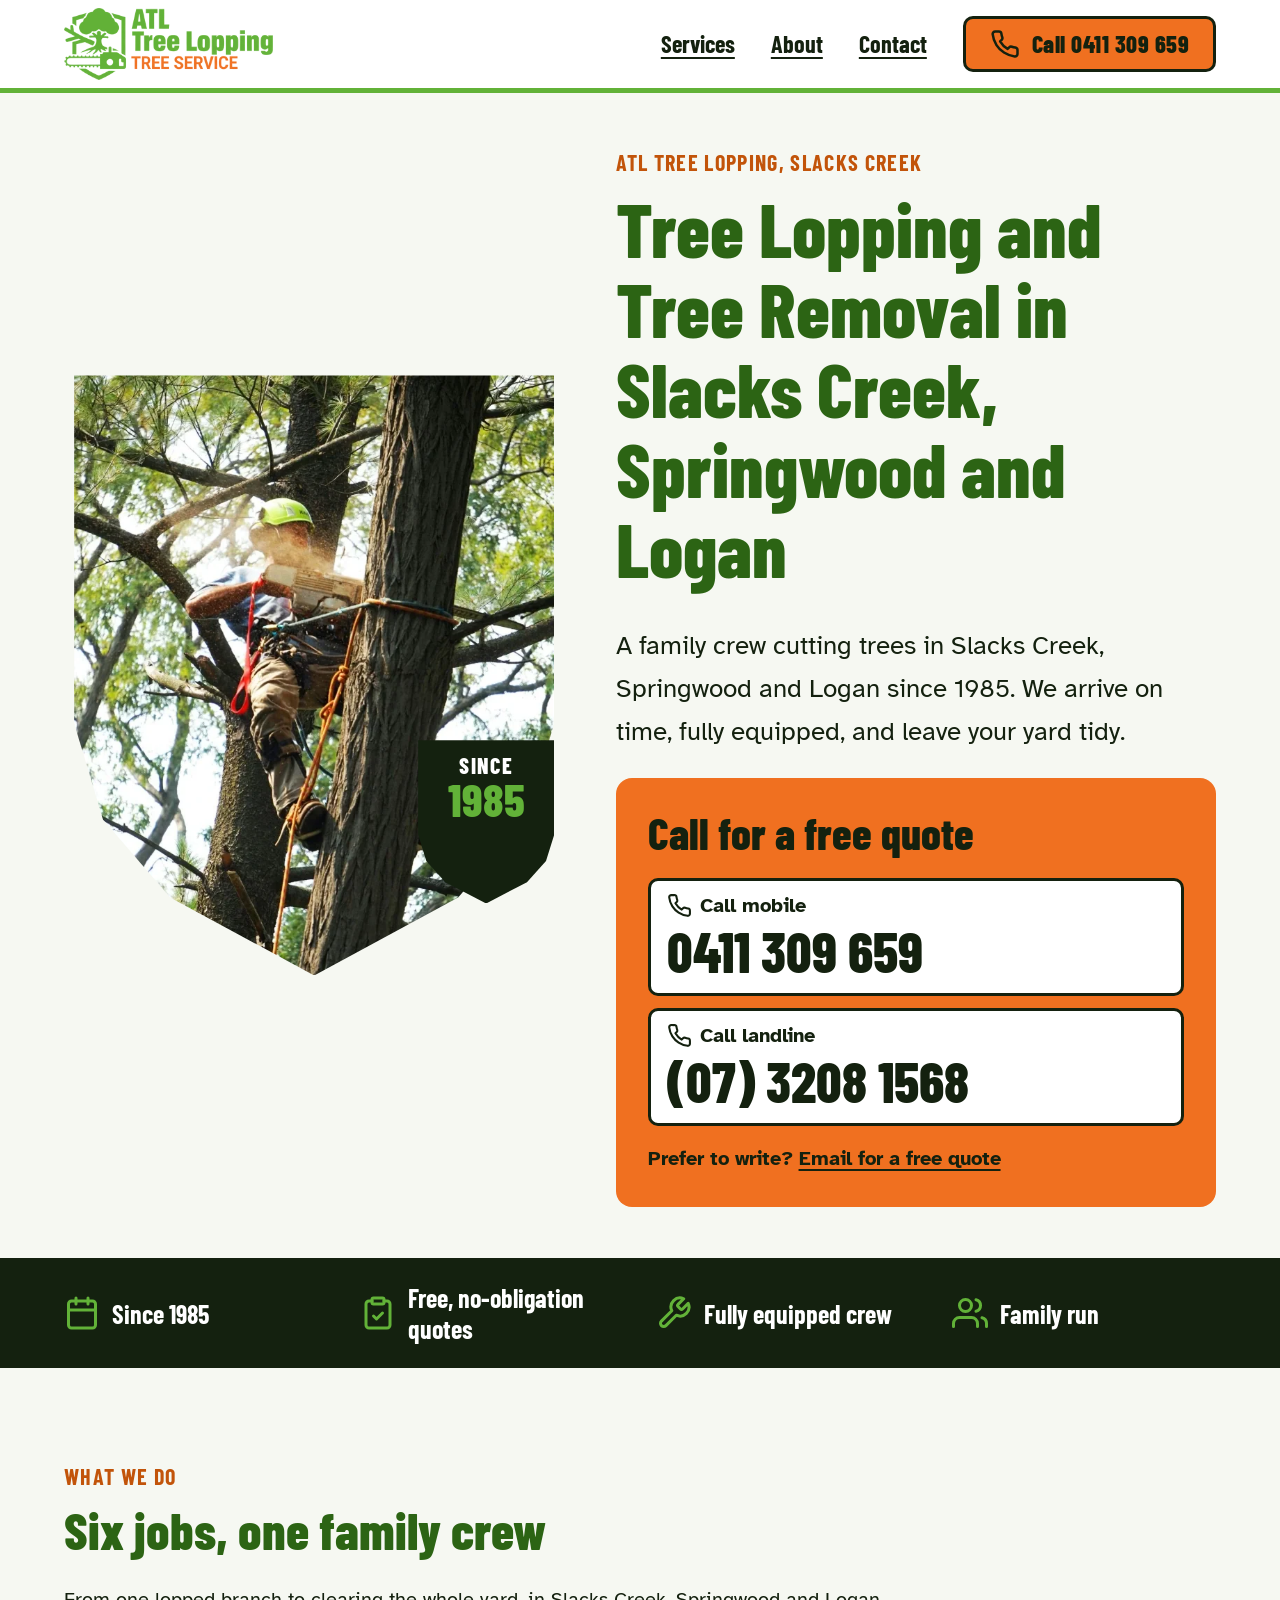
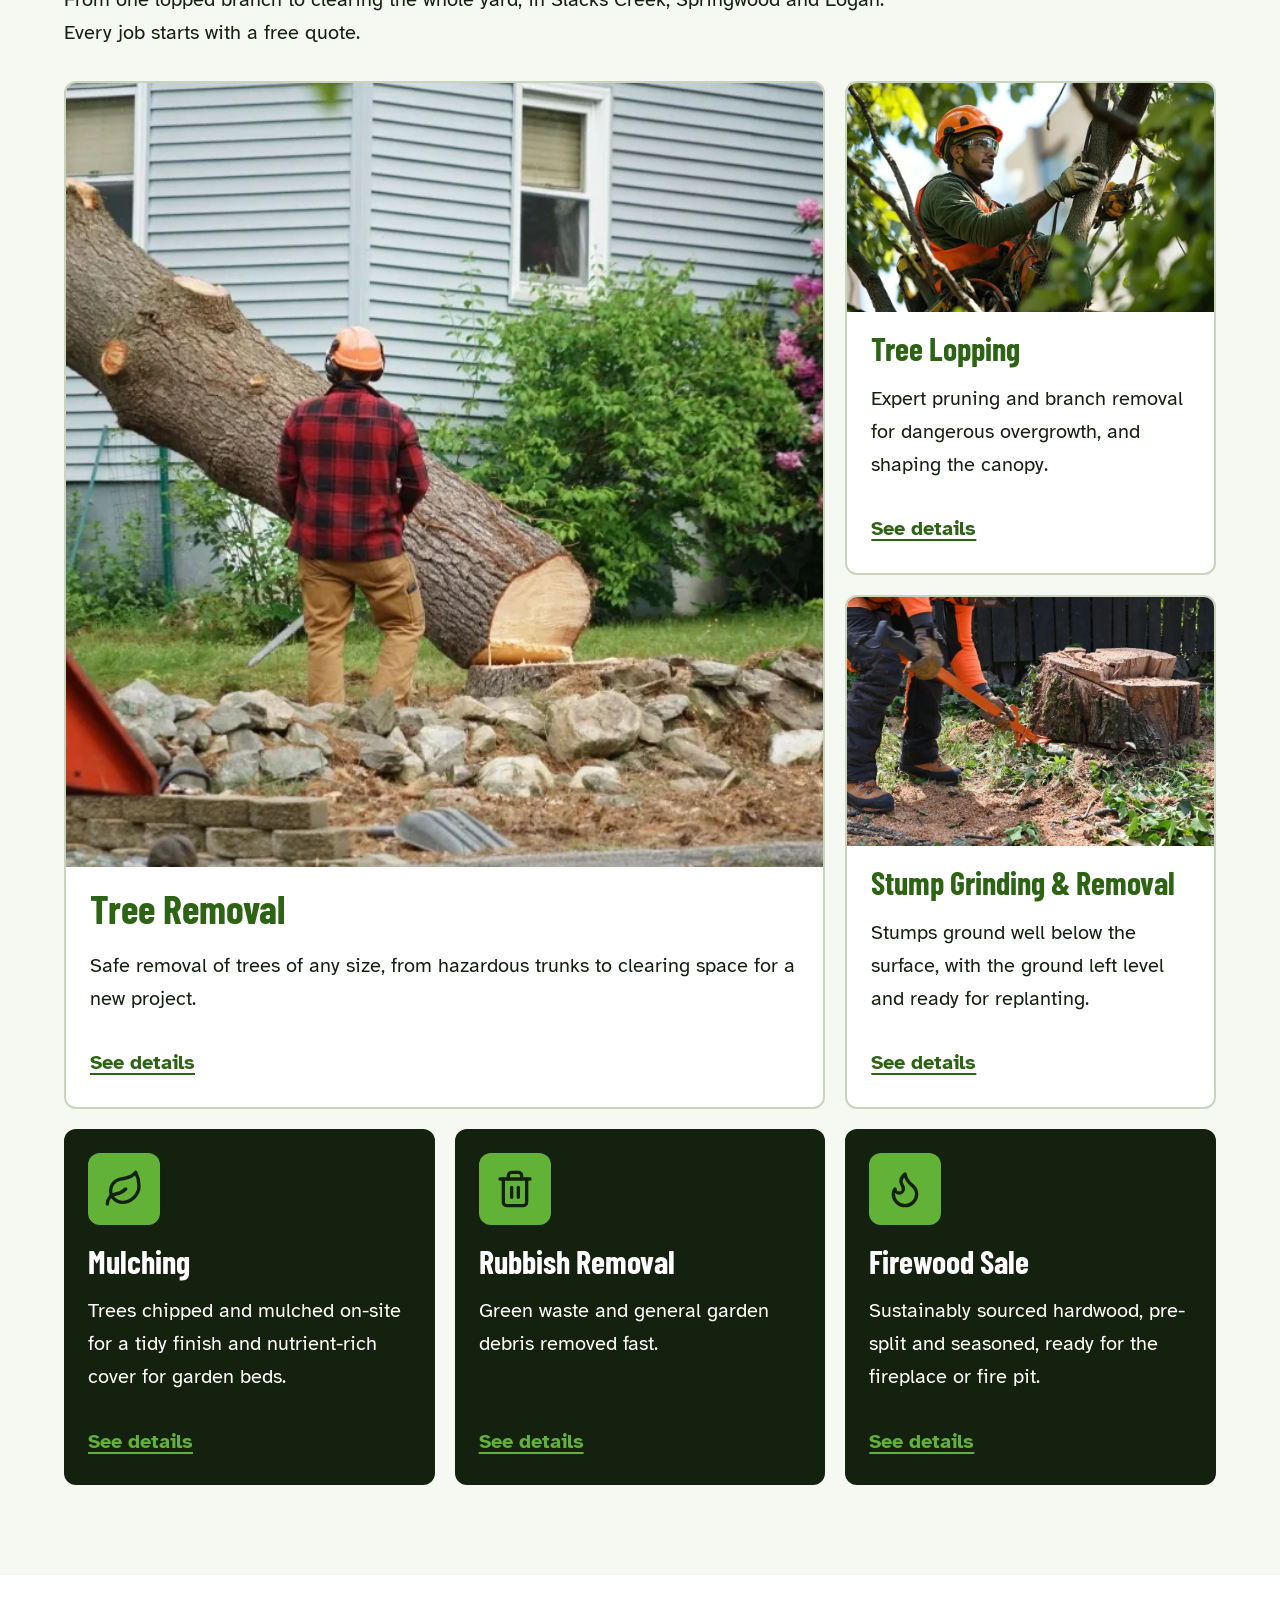
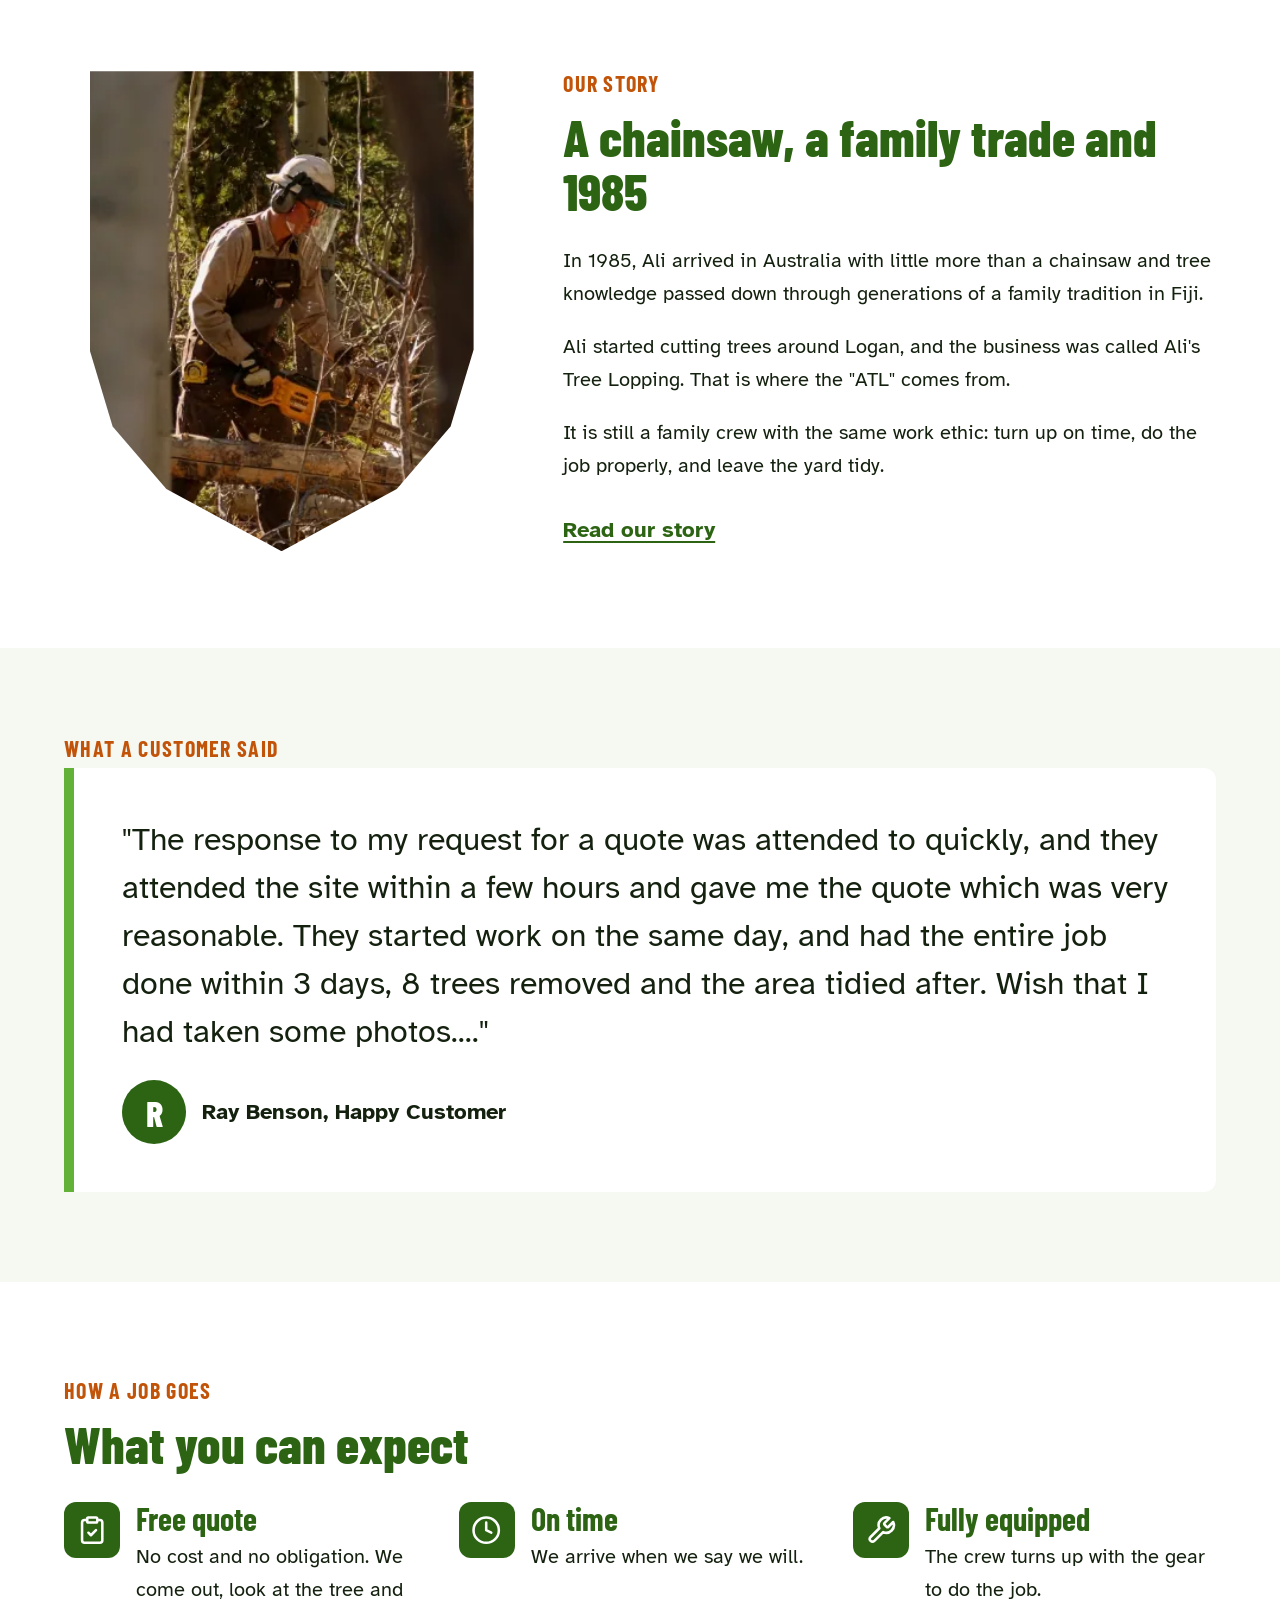
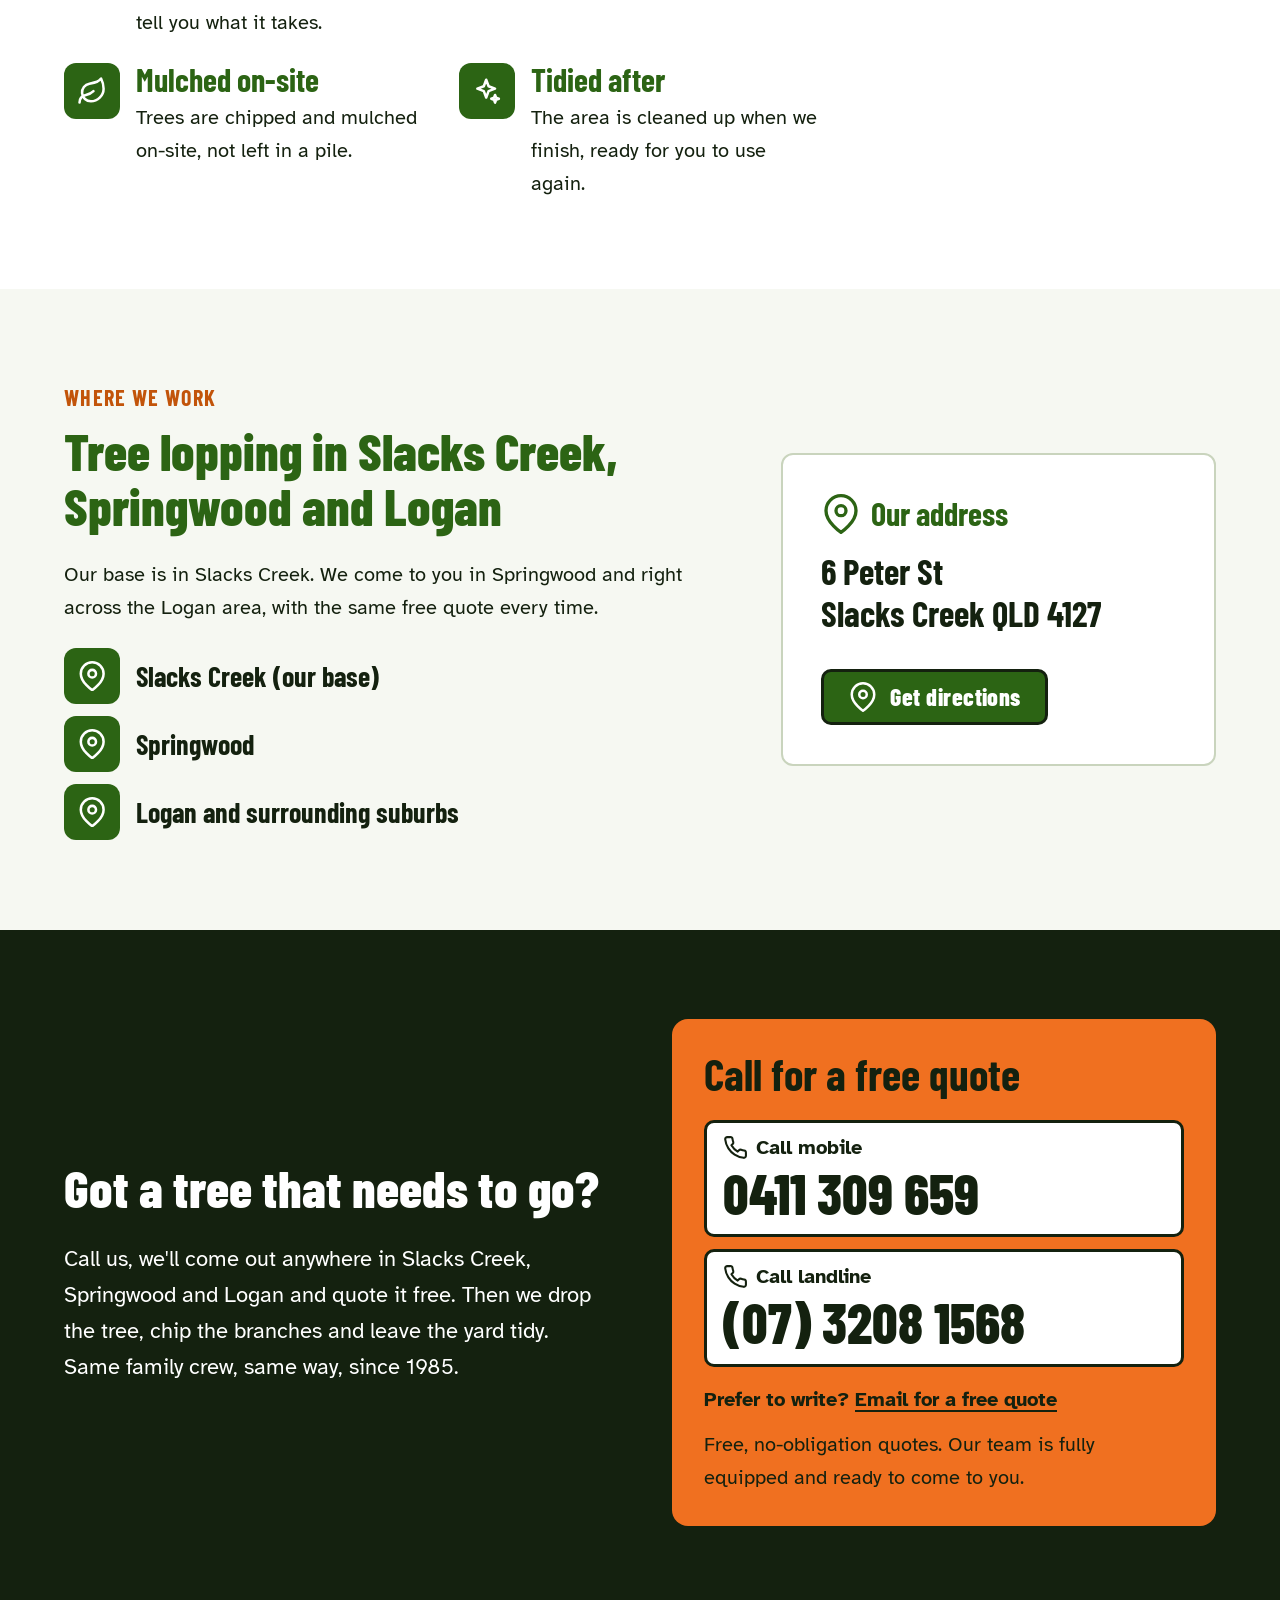
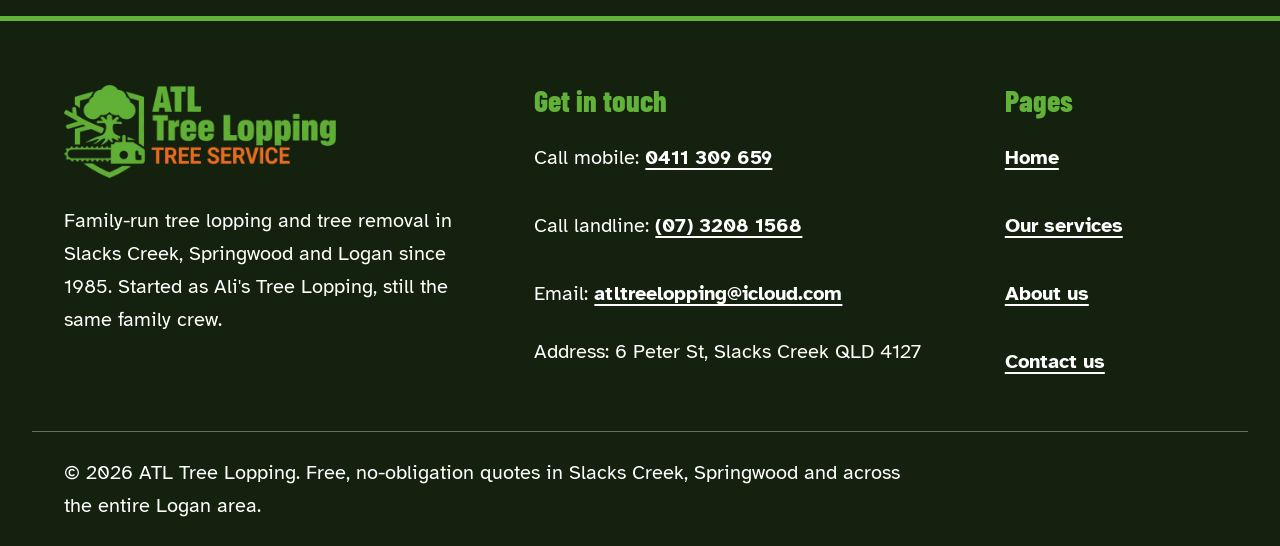
<file: index.html>
<!doctype html>
<html lang="en-AU">
<head>
  <meta charset="utf-8">
  <meta name="viewport" content="width=device-width, initial-scale=1">
  <title>Tree Lopping Slacks Creek, Springwood & Logan | ATL Tree Lopping</title>
  <meta name="description" content="Family-run tree lopping and tree removal in Slacks Creek, Springwood and Logan since 1985. Stumps, mulching and firewood. Call 0411 309 659 for a free quote.">
  <!-- BASE_URL: https://atl-treelopping.odoo.com (canonical, og:url, og:image, twitter:image, sitemap.xml, robots.txt and JSON-LD all use it. Swap in one pass if the domain changes.) -->
  <link rel="canonical" href="https://atl-treelopping.odoo.com/">
  <meta name="theme-color" content="#2c6414">
  <meta property="og:type" content="website">
  <meta property="og:site_name" content="ATL Tree Lopping">
  <meta property="og:locale" content="en_AU">
  <meta property="og:title" content="Tree Lopping Slacks Creek, Springwood & Logan | ATL Tree Lopping">
  <meta property="og:description" content="Family-run tree lopping and tree removal in Slacks Creek, Springwood and Logan since 1985. Stumps, mulching and firewood. Call 0411 309 659 for a free quote.">
  <meta property="og:url" content="https://atl-treelopping.odoo.com/">
  <meta property="og:image" content="https://atl-treelopping.odoo.com/images/og-atl-tree-lopping-logo.jpg">
  <meta property="og:image:width" content="1200">
  <meta property="og:image:height" content="630">
  <meta property="og:image:alt" content="ATL Tree Lopping, Tree Service logo">
  <meta name="twitter:card" content="summary_large_image">
  <meta name="twitter:title" content="Tree Lopping Slacks Creek, Springwood & Logan | ATL Tree Lopping">
  <meta name="twitter:description" content="Family-run tree lopping and tree removal in Slacks Creek, Springwood and Logan since 1985. Stumps, mulching and firewood. Call 0411 309 659 for a free quote.">
  <meta name="twitter:image" content="https://atl-treelopping.odoo.com/images/og-atl-tree-lopping-logo.jpg">
  <link rel="icon" type="image/png" sizes="32x32" href="/favicon-32.png">
  <link rel="icon" type="image/png" sizes="192x192" href="/favicon-192.png">
  <link rel="apple-touch-icon" sizes="180x180" href="/apple-touch-icon.png">
  <link rel="preconnect" href="https://fonts.googleapis.com">
  <link rel="preconnect" href="https://fonts.gstatic.com" crossorigin>
  <link rel="stylesheet" href="https://fonts.googleapis.com/css2?family=Atkinson+Hyperlegible:wght@400;700&amp;family=Barlow+Condensed:wght@700;800&amp;display=swap">
  <link rel="stylesheet" href="/styles.css">
  <script src="/main.js"></script>
  <script type="application/ld+json">
{
  "@context": "https://schema.org",
  "@type": "LocalBusiness",
  "@id": "https://atl-treelopping.odoo.com/#business",
  "name": "ATL Tree Lopping",
  "alternateName": "Ali's Tree Lopping",
  "description": "Family-run tree lopping, tree removal, stump grinding, mulching, rubbish removal and firewood in Slacks Creek, Springwood and Logan since 1985.",
  "url": "https://atl-treelopping.odoo.com/",
  "logo": "https://atl-treelopping.odoo.com/images/logo.png",
  "image": "https://atl-treelopping.odoo.com/images/tree-felled-beside-house-with-chipper.jpg",
  "telephone": "+61411309659",
  "email": "atltreelopping@icloud.com",
  "address": {
    "@type": "PostalAddress",
    "streetAddress": "6 Peter St",
    "addressLocality": "Slacks Creek",
    "addressRegion": "QLD",
    "postalCode": "4127",
    "addressCountry": "AU"
  },
  "areaServed": [
    {
      "@type": "City",
      "name": "Slacks Creek"
    },
    {
      "@type": "City",
      "name": "Springwood"
    },
    {
      "@type": "City",
      "name": "Logan"
    }
  ],
  "foundingDate": "1985",
  "founder": {
    "@type": "Person",
    "name": "Ali"
  },
  "hasOfferCatalog": {
    "@type": "OfferCatalog",
    "name": "Tree services",
    "itemListElement": [
      {
        "@type": "Offer",
        "itemOffered": {
          "@type": "Service",
          "name": "Tree Removal",
          "description": "Safe removal of trees of any size, from hazardous trunks to clearing space for a new project."
        }
      },
      {
        "@type": "Offer",
        "itemOffered": {
          "@type": "Service",
          "name": "Tree Lopping",
          "description": "Expert pruning and branch removal for dangerous overgrowth, and shaping the canopy."
        }
      },
      {
        "@type": "Offer",
        "itemOffered": {
          "@type": "Service",
          "name": "Stump Grinding & Removal",
          "description": "Stumps ground well below the surface, with the ground left level and ready for replanting."
        }
      },
      {
        "@type": "Offer",
        "itemOffered": {
          "@type": "Service",
          "name": "Mulching",
          "description": "Trees chipped and mulched on-site for a tidy finish and nutrient-rich cover for garden beds."
        }
      },
      {
        "@type": "Offer",
        "itemOffered": {
          "@type": "Service",
          "name": "Rubbish Removal",
          "description": "Green waste and general garden debris removed fast."
        }
      },
      {
        "@type": "Offer",
        "itemOffered": {
          "@type": "Service",
          "name": "Firewood Sale",
          "description": "Sustainably sourced hardwood, pre-split and seasoned, ready for the fireplace or fire pit."
        }
      }
    ]
  }
}
  </script>
</head>
<body>
  <a class="skip-link" href="#main">Skip to main content</a>
  <header class="site-header">
    <div class="container site-header__inner">
      <a class="site-header__logo" href="/">
        <picture>
          <source srcset="/images/logo-transparent.webp" type="image/webp">
          <img src="/images/logo-transparent.png" alt="ATL Tree Lopping, Tree Service. Home" width="640" height="220" loading="lazy">
        </picture>
      </a>
      <a class="btn btn--ember site-header__call" href="tel:+61411309659"><svg class="icon" viewBox="0 0 24 24" aria-hidden="true" focusable="false"><path d="M22 16.92v3a2 2 0 0 1-2.18 2 19.79 19.79 0 0 1-8.63-3.07 19.5 19.5 0 0 1-6-6 19.79 19.79 0 0 1-3.07-8.67A2 2 0 0 1 4.11 2h3a2 2 0 0 1 2 1.72 12.84 12.84 0 0 0 .7 2.81 2 2 0 0 1-.45 2.11L8.09 9.91a16 16 0 0 0 6 6l1.27-1.27a2 2 0 0 1 2.11-.45 12.84 12.84 0 0 0 2.81.7A2 2 0 0 1 22 16.92z"/></svg>Call 0411 309 659</a>
      <button class="nav-toggle" type="button" aria-expanded="false" aria-controls="site-nav"><svg class="icon" viewBox="0 0 24 24" aria-hidden="true" focusable="false"><line x1="3" y1="6" x2="21" y2="6"/><line x1="3" y1="12" x2="21" y2="12"/><line x1="3" y1="18" x2="21" y2="18"/></svg><span>Menu</span></button>
      <div class="site-nav" id="site-nav">
        <div class="site-nav__top">
          <span class="site-nav__heading">Menu</span>
          <button class="site-nav__close" type="button"><svg class="icon" viewBox="0 0 24 24" aria-hidden="true" focusable="false"><line x1="18" y1="6" x2="6" y2="18"/><line x1="6" y1="6" x2="18" y2="18"/></svg><span>Close</span></button>
        </div>
        <nav aria-label="Main">
          <ul class="site-nav__list">
          <li class="site-nav__home"><a href="/" aria-current="page">Home</a></li>
          <li><a href="/our-services">Services</a></li>
          <li><a href="/about-us">About</a></li>
          <li><a href="/contactus">Contact</a></li>
          </ul>
        </nav>
        <div class="text-size" role="group" aria-labelledby="text-size-label">
          <span class="text-size__label" id="text-size-label">Text size</span>
          <button type="button" data-text-size="normal" aria-label="Normal text" aria-pressed="true">A</button>
          <button type="button" data-text-size="large" aria-label="Large text" aria-pressed="false">A+</button>
          <button type="button" data-text-size="xlarge" aria-label="Extra large text" aria-pressed="false">A++</button>
        </div>
        <div class="site-nav__calls">
          <a class="btn btn--ember" href="tel:+61411309659"><svg class="icon" viewBox="0 0 24 24" aria-hidden="true" focusable="false"><path d="M22 16.92v3a2 2 0 0 1-2.18 2 19.79 19.79 0 0 1-8.63-3.07 19.5 19.5 0 0 1-6-6 19.79 19.79 0 0 1-3.07-8.67A2 2 0 0 1 4.11 2h3a2 2 0 0 1 2 1.72 12.84 12.84 0 0 0 .7 2.81 2 2 0 0 1-.45 2.11L8.09 9.91a16 16 0 0 0 6 6l1.27-1.27a2 2 0 0 1 2.11-.45 12.84 12.84 0 0 0 2.81.7A2 2 0 0 1 22 16.92z"/></svg>Call 0411 309 659</a>
          <a class="btn btn--white" href="tel:+61732081568"><svg class="icon" viewBox="0 0 24 24" aria-hidden="true" focusable="false"><path d="M22 16.92v3a2 2 0 0 1-2.18 2 19.79 19.79 0 0 1-8.63-3.07 19.5 19.5 0 0 1-6-6 19.79 19.79 0 0 1-3.07-8.67A2 2 0 0 1 4.11 2h3a2 2 0 0 1 2 1.72 12.84 12.84 0 0 0 .7 2.81 2 2 0 0 1-.45 2.11L8.09 9.91a16 16 0 0 0 6 6l1.27-1.27a2 2 0 0 1 2.11-.45 12.84 12.84 0 0 0 2.81.7A2 2 0 0 1 22 16.92z"/></svg>Call (07) 3208 1568</a>
        </div>
      </div>
    </div>
  </header>

  <main id="main" tabindex="-1">
    <section class="hero" aria-labelledby="hero-title">
      <div class="container hero__grid">
        <div class="hero__text">
          <p class="eyebrow">ATL Tree Lopping, Slacks Creek</p>
          <h1 id="hero-title">Tree Lopping and Tree Removal in Slacks Creek, Springwood and Logan</h1>
          <p class="hero__sub">A family crew cutting trees in Slacks Creek, Springwood and Logan since 1985. We arrive on time, fully equipped, and leave your yard tidy.</p>
        </div>
        <div class="hero__media">
          <div class="shield-frame shield-frame--hero">
            <picture>
          <source srcset="/images/arborist-climbing-tree-with-chainsaw.webp" type="image/webp">
          <img src="/images/arborist-climbing-tree-with-chainsaw.jpg" alt="Arborist in a safety helmet roped into a tall tree, cutting a branch with a chainsaw" width="690" height="1138" loading="eager" fetchpriority="high">
        </picture>
          </div>
          <p class="since-badge"><span class="since-badge__small">Since</span> <span class="since-badge__year">1985</span></p>
        </div>
        <div class="hero__call">
          <div class="call-block" role="region" aria-labelledby="hero-call-title">
      <h2 class="call-block__title" id="hero-call-title">Call for a free quote</h2>
      <a class="call-link" href="tel:+61411309659"><span class="call-link__label"><svg class="icon" viewBox="0 0 24 24" aria-hidden="true" focusable="false"><path d="M22 16.92v3a2 2 0 0 1-2.18 2 19.79 19.79 0 0 1-8.63-3.07 19.5 19.5 0 0 1-6-6 19.79 19.79 0 0 1-3.07-8.67A2 2 0 0 1 4.11 2h3a2 2 0 0 1 2 1.72 12.84 12.84 0 0 0 .7 2.81 2 2 0 0 1-.45 2.11L8.09 9.91a16 16 0 0 0 6 6l1.27-1.27a2 2 0 0 1 2.11-.45 12.84 12.84 0 0 0 2.81.7A2 2 0 0 1 22 16.92z"/></svg>Call mobile</span> <span class="call-link__number">0411 309 659</span></a>
      <a class="call-link" href="tel:+61732081568"><span class="call-link__label"><svg class="icon" viewBox="0 0 24 24" aria-hidden="true" focusable="false"><path d="M22 16.92v3a2 2 0 0 1-2.18 2 19.79 19.79 0 0 1-8.63-3.07 19.5 19.5 0 0 1-6-6 19.79 19.79 0 0 1-3.07-8.67A2 2 0 0 1 4.11 2h3a2 2 0 0 1 2 1.72 12.84 12.84 0 0 0 .7 2.81 2 2 0 0 1-.45 2.11L8.09 9.91a16 16 0 0 0 6 6l1.27-1.27a2 2 0 0 1 2.11-.45 12.84 12.84 0 0 0 2.81.7A2 2 0 0 1 22 16.92z"/></svg>Call landline</span> <span class="call-link__number">(07) 3208 1568</span></a>
      <p class="call-block__email">Prefer to write? <a href="mailto:atltreelopping@icloud.com?subject=Free%20quote%20request">Email for a free quote</a></p>
    </div>
        </div>
      </div>
    </section>

    <section class="trust" aria-label="Why locals call ATL">
      <ul class="container trust__list">
        <li><svg class="icon" viewBox="0 0 24 24" aria-hidden="true" focusable="false"><rect x="3" y="4" width="18" height="18" rx="2"/><line x1="16" y1="2" x2="16" y2="6"/><line x1="8" y1="2" x2="8" y2="6"/><line x1="3" y1="10" x2="21" y2="10"/></svg>Since 1985</li>
        <li><svg class="icon" viewBox="0 0 24 24" aria-hidden="true" focusable="false"><path d="M16 4h2a2 2 0 0 1 2 2v14a2 2 0 0 1-2 2H6a2 2 0 0 1-2-2V6a2 2 0 0 1 2-2h2"/><rect x="8" y="2" width="8" height="4" rx="1"/><polyline points="9 14 11 16 15 12"/></svg>Free, no-obligation quotes</li>
        <li><svg class="icon" viewBox="0 0 24 24" aria-hidden="true" focusable="false"><path d="M14.7 6.3a1 1 0 0 0 0 1.4l1.6 1.6a1 1 0 0 0 1.4 0l3.77-3.77a6 6 0 0 1-7.94 7.94l-6.91 6.91a2.12 2.12 0 0 1-3-3l6.91-6.91a6 6 0 0 1 7.94-7.94l-3.76 3.76z"/></svg>Fully equipped crew</li>
        <li><svg class="icon" viewBox="0 0 24 24" aria-hidden="true" focusable="false"><path d="M17 21v-2a4 4 0 0 0-4-4H5a4 4 0 0 0-4 4v2"/><circle cx="9" cy="7" r="4"/><path d="M23 21v-2a4 4 0 0 0-3-3.87"/><path d="M16 3.13a4 4 0 0 1 0 7.75"/></svg>Family run</li>
      </ul>
    </section>

    <section class="section services-home reveal" aria-labelledby="services-title">
      <div class="container">
        <div class="section-head">
          <p class="eyebrow">What we do</p>
          <h2 id="services-title">Six jobs, one family crew</h2>
          <p>From one lopped branch to clearing the whole yard, in Slacks Creek, Springwood and Logan. Every job starts with a free quote.</p>
        </div>
        <ul class="service-grid">
      <li class="service-card service-card--photo service-card--feature">
        <picture class="service-card__media">
          <source srcset="/images/tree-felled-beside-house-with-chipper.webp" type="image/webp">
          <img src="/images/tree-felled-beside-house-with-chipper.jpg" alt="Large tree trunk felled beside a house, with a worker in an orange helmet and a wood chipper nearby" width="962" height="641" loading="lazy" decoding="async">
        </picture>
        <div class="service-card__body">
          <h3>Tree Removal</h3>
          <p>Safe removal of trees of any size, from hazardous trunks to clearing space for a new project.</p>
          <a class="service-card__link" href="/our-services#tree-removal">See details<span class="visually-hidden"> about Tree Removal</span></a>
        </div>
      </li>
      <li class="service-card service-card--photo">
        <picture class="service-card__media">
          <source srcset="/images/arborist-pruning-branches-up-tree.webp" type="image/webp">
          <img src="/images/arborist-pruning-branches-up-tree.jpg" alt="Arborist in an orange helmet and safety glasses harnessed up a tree, pruning branches" width="962" height="539" loading="lazy" decoding="async">
        </picture>
        <div class="service-card__body">
          <h3>Tree Lopping</h3>
          <p>Expert pruning and branch removal for dangerous overgrowth, and shaping the canopy.</p>
          <a class="service-card__link" href="/our-services#tree-lopping">See details<span class="visually-hidden"> about Tree Lopping</span></a>
        </div>
      </li>
      <li class="service-card service-card--photo">
        <picture class="service-card__media">
          <source srcset="/images/tree-stump-removal-in-backyard.webp" type="image/webp">
          <img src="/images/tree-stump-removal-in-backyard.jpg" alt="Worker in orange safety gear levering out a large tree stump in a backyard" width="962" height="655" loading="lazy" decoding="async">
        </picture>
        <div class="service-card__body">
          <h3>Stump Grinding & Removal</h3>
          <p>Stumps ground well below the surface, with the ground left level and ready for replanting.</p>
          <a class="service-card__link" href="/our-services#stump-grinding">See details<span class="visually-hidden"> about Stump Grinding & Removal</span></a>
        </div>
      </li>
      <li class="service-card service-card--type">
        <div class="service-card__type"><span class="icon-tile icon-tile--leaf"><svg class="icon" viewBox="0 0 24 24" aria-hidden="true" focusable="false"><path d="M11 20A7 7 0 0 1 9.8 6.1C15.5 5 17 4.48 19 2c1 2 2 4.18 2 8 0 5.5-4.78 10-10 10Z"/><path d="M2 21c0-3 1.85-5.36 5.08-6C9.5 14.52 12 13 13 12"/></svg></span></div>
        <div class="service-card__body">
          <h3>Mulching</h3>
          <p>Trees chipped and mulched on-site for a tidy finish and nutrient-rich cover for garden beds.</p>
          <a class="service-card__link" href="/our-services#mulching">See details<span class="visually-hidden"> about Mulching</span></a>
        </div>
      </li>
      <li class="service-card service-card--type">
        <div class="service-card__type"><span class="icon-tile icon-tile--leaf"><svg class="icon" viewBox="0 0 24 24" aria-hidden="true" focusable="false"><polyline points="3 6 5 6 21 6"/><path d="M19 6v14a2 2 0 0 1-2 2H7a2 2 0 0 1-2-2V6m3 0V4a2 2 0 0 1 2-2h4a2 2 0 0 1 2 2v2"/><line x1="10" y1="11" x2="10" y2="17"/><line x1="14" y1="11" x2="14" y2="17"/></svg></span></div>
        <div class="service-card__body">
          <h3>Rubbish Removal</h3>
          <p>Green waste and general garden debris removed fast.</p>
          <a class="service-card__link" href="/our-services#rubbish-removal">See details<span class="visually-hidden"> about Rubbish Removal</span></a>
        </div>
      </li>
      <li class="service-card service-card--type">
        <div class="service-card__type"><span class="icon-tile icon-tile--leaf"><svg class="icon" viewBox="0 0 24 24" aria-hidden="true" focusable="false"><path d="M8.5 14.5A2.5 2.5 0 0 0 11 12c0-1.38-.5-2-1-3-1.072-2.143-.224-4.054 2-6 .5 2.5 2 4.9 4 6.5 2 1.6 3 3.5 3 5.5a7 7 0 1 1-14 0c0-1.153.433-2.294 1-3a2.5 2.5 0 0 0 2.5 2.5z"/></svg></span></div>
        <div class="service-card__body">
          <h3>Firewood Sale</h3>
          <p>Sustainably sourced hardwood, pre-split and seasoned, ready for the fireplace or fire pit.</p>
          <a class="service-card__link" href="/our-services#firewood">See details<span class="visually-hidden"> about Firewood Sale</span></a>
        </div>
      </li>
        </ul>
      </div>
    </section>

    <section class="section story reveal" aria-labelledby="story-title">
      <div class="container story__grid">
        <div class="shield-frame shield-frame--story">
          <picture>
          <source srcset="/images/tree-worker-with-chainsaw-in-bush.webp" type="image/webp">
          <img src="/images/tree-worker-with-chainsaw-in-bush.jpg" alt="Tree worker in a helmet and face shield cutting fallen timber with a chainsaw in the bush" width="720" height="404" loading="lazy" decoding="async">
        </picture>
        </div>
        <div class="story__text">
          <p class="eyebrow">Our story</p>
          <h2 id="story-title">A chainsaw, a family trade and 1985</h2>
          <p>In 1985, Ali arrived in Australia with little more than a chainsaw and tree knowledge passed down through generations of a family tradition in Fiji.</p>
          <p>Ali started cutting trees around Logan, and the business was called Ali's Tree Lopping. That is where the "ATL" comes from.</p>
          <p>It is still a family crew with the same work ethic: turn up on time, do the job properly, and leave the yard tidy.</p>
          <p><a class="text-link" href="/about-us">Read our story</a></p>
        </div>
      </div>
    </section>

    <section class="section testimonial reveal" aria-labelledby="testimonial-title">
      <div class="container">
        <h2 class="eyebrow" id="testimonial-title">What a customer said</h2>
        <figure class="testimonial__figure">
          <blockquote class="testimonial__quote">
            <p>"The response to my request for a quote was attended to quickly, and they attended the site within a few hours and gave me the quote which was very reasonable. They started work on the same day, and had the entire job done within 3 days, 8 trees removed and the area tidied after. Wish that I had taken some photos...."</p>
          </blockquote>
          <figcaption class="testimonial__by">
            <span class="testimonial__initial" aria-hidden="true">R</span>
            <span>Ray Benson, Happy Customer</span>
          </figcaption>
        </figure>
      </div>
    </section>

    <section class="section expect reveal" aria-labelledby="expect-title">
      <div class="container">
        <div class="section-head">
          <p class="eyebrow">How a job goes</p>
          <h2 id="expect-title">What you can expect</h2>
        </div>
        <ul class="expect__list">
          <li><span class="icon-tile"><svg class="icon" viewBox="0 0 24 24" aria-hidden="true" focusable="false"><path d="M16 4h2a2 2 0 0 1 2 2v14a2 2 0 0 1-2 2H6a2 2 0 0 1-2-2V6a2 2 0 0 1 2-2h2"/><rect x="8" y="2" width="8" height="4" rx="1"/><polyline points="9 14 11 16 15 12"/></svg></span><div><h3>Free quote</h3><p>No cost and no obligation. We come out, look at the tree and tell you what it takes.</p></div></li>
          <li><span class="icon-tile"><svg class="icon" viewBox="0 0 24 24" aria-hidden="true" focusable="false"><circle cx="12" cy="12" r="10"/><polyline points="12 6 12 12 16 14"/></svg></span><div><h3>On time</h3><p>We arrive when we say we will.</p></div></li>
          <li><span class="icon-tile"><svg class="icon" viewBox="0 0 24 24" aria-hidden="true" focusable="false"><path d="M14.7 6.3a1 1 0 0 0 0 1.4l1.6 1.6a1 1 0 0 0 1.4 0l3.77-3.77a6 6 0 0 1-7.94 7.94l-6.91 6.91a2.12 2.12 0 0 1-3-3l6.91-6.91a6 6 0 0 1 7.94-7.94l-3.76 3.76z"/></svg></span><div><h3>Fully equipped</h3><p>The crew turns up with the gear to do the job.</p></div></li>
          <li><span class="icon-tile"><svg class="icon" viewBox="0 0 24 24" aria-hidden="true" focusable="false"><path d="M11 20A7 7 0 0 1 9.8 6.1C15.5 5 17 4.48 19 2c1 2 2 4.18 2 8 0 5.5-4.78 10-10 10Z"/><path d="M2 21c0-3 1.85-5.36 5.08-6C9.5 14.52 12 13 13 12"/></svg></span><div><h3>Mulched on-site</h3><p>Trees are chipped and mulched on-site, not left in a pile.</p></div></li>
          <li><span class="icon-tile"><svg class="icon" viewBox="0 0 24 24" aria-hidden="true" focusable="false"><path d="M12 3l1.9 5.1L19 10l-5.1 1.9L12 17l-1.9-5.1L5 10l5.1-1.9z"/><path d="M19 15l.8 2.2L22 18l-2.2.8L19 21l-.8-2.2L16 18l2.2-.8z"/></svg></span><div><h3>Tidied after</h3><p>The area is cleaned up when we finish, ready for you to use again.</p></div></li>
        </ul>
      </div>
    </section>

    <section class="section where reveal" aria-labelledby="where-title">
      <div class="container where__grid">
        <div>
          <p class="eyebrow">Where we work</p>
          <h2 id="where-title">Tree lopping in Slacks Creek, Springwood and Logan</h2>
          <p>Our base is in Slacks Creek. We come to you in Springwood and right across the Logan area, with the same free quote every time.</p>
          <ul class="area-list">
            <li><span class="icon-tile"><svg class="icon" viewBox="0 0 24 24" aria-hidden="true" focusable="false"><path d="M21 10c0 7-9 13-9 13s-9-6-9-13a9 9 0 0 1 18 0z"/><circle cx="12" cy="10" r="3"/></svg></span>Slacks Creek (our base)</li>
            <li><span class="icon-tile"><svg class="icon" viewBox="0 0 24 24" aria-hidden="true" focusable="false"><path d="M21 10c0 7-9 13-9 13s-9-6-9-13a9 9 0 0 1 18 0z"/><circle cx="12" cy="10" r="3"/></svg></span>Springwood</li>
            <li><span class="icon-tile"><svg class="icon" viewBox="0 0 24 24" aria-hidden="true" focusable="false"><path d="M21 10c0 7-9 13-9 13s-9-6-9-13a9 9 0 0 1 18 0z"/><circle cx="12" cy="10" r="3"/></svg></span>Logan and surrounding suburbs</li>
          </ul>
        </div>
        <div class="where__card">
          <h3><svg class="icon" viewBox="0 0 24 24" aria-hidden="true" focusable="false"><path d="M21 10c0 7-9 13-9 13s-9-6-9-13a9 9 0 0 1 18 0z"/><circle cx="12" cy="10" r="3"/></svg>Our address</h3>
          <p class="where__address">6 Peter St<br>Slacks Creek QLD 4127</p>
          <a class="btn btn--canopy" href="https://www.google.com/maps/dir/?api=1&destination=6+Peter+St,+Slacks+Creek+QLD+4127,+Australia"><svg class="icon" viewBox="0 0 24 24" aria-hidden="true" focusable="false"><path d="M21 10c0 7-9 13-9 13s-9-6-9-13a9 9 0 0 1 18 0z"/><circle cx="12" cy="10" r="3"/></svg>Get directions</a>
        </div>
      </div>
    </section>

    <section class="section final-call reveal" aria-labelledby="home-final-call-intro">
      <div class="container final-call__grid">
        <div class="final-call__text">
          <h2 id="home-final-call-intro">Got a tree that needs to go?</h2>
          <p>Call us, we'll come out anywhere in Slacks Creek, Springwood and Logan and quote it free. Then we drop the tree, chip the branches and leave the yard tidy. Same family crew, same way, since 1985.</p>
        </div>
        <div class="call-block" role="region" aria-labelledby="home-final-call">
      <h3 class="call-block__title" id="home-final-call">Call for a free quote</h3>
      <a class="call-link" href="tel:+61411309659"><span class="call-link__label"><svg class="icon" viewBox="0 0 24 24" aria-hidden="true" focusable="false"><path d="M22 16.92v3a2 2 0 0 1-2.18 2 19.79 19.79 0 0 1-8.63-3.07 19.5 19.5 0 0 1-6-6 19.79 19.79 0 0 1-3.07-8.67A2 2 0 0 1 4.11 2h3a2 2 0 0 1 2 1.72 12.84 12.84 0 0 0 .7 2.81 2 2 0 0 1-.45 2.11L8.09 9.91a16 16 0 0 0 6 6l1.27-1.27a2 2 0 0 1 2.11-.45 12.84 12.84 0 0 0 2.81.7A2 2 0 0 1 22 16.92z"/></svg>Call mobile</span> <span class="call-link__number">0411 309 659</span></a>
      <a class="call-link" href="tel:+61732081568"><span class="call-link__label"><svg class="icon" viewBox="0 0 24 24" aria-hidden="true" focusable="false"><path d="M22 16.92v3a2 2 0 0 1-2.18 2 19.79 19.79 0 0 1-8.63-3.07 19.5 19.5 0 0 1-6-6 19.79 19.79 0 0 1-3.07-8.67A2 2 0 0 1 4.11 2h3a2 2 0 0 1 2 1.72 12.84 12.84 0 0 0 .7 2.81 2 2 0 0 1-.45 2.11L8.09 9.91a16 16 0 0 0 6 6l1.27-1.27a2 2 0 0 1 2.11-.45 12.84 12.84 0 0 0 2.81.7A2 2 0 0 1 22 16.92z"/></svg>Call landline</span> <span class="call-link__number">(07) 3208 1568</span></a>
      <p class="call-block__email">Prefer to write? <a href="mailto:atltreelopping@icloud.com?subject=Free%20quote%20request">Email for a free quote</a></p>
      <p class="call-block__note">Free, no-obligation quotes. Our team is fully equipped and ready to come to you.</p>
    </div>
      </div>
    </section>
  </main>

  <footer class="site-footer">
    <div class="container site-footer__grid">
      <div class="site-footer__brand">
        <a class="site-footer__logo" href="/">
          <picture>
          <source srcset="/images/logo-transparent.webp" type="image/webp">
          <img src="/images/logo-transparent.png" alt="ATL Tree Lopping, Tree Service. Home" width="640" height="220" loading="lazy">
        </picture>
        </a>
        <p>Family-run tree lopping and tree removal in Slacks Creek, Springwood and Logan since 1985. Started as Ali's Tree Lopping, still the same family crew.</p>
      </div>
      <div>
        <h2 class="site-footer__title">Get in touch</h2>
        <ul class="site-footer__list">
          <li>Call mobile: <a href="tel:+61411309659">0411 309 659</a></li>
          <li>Call landline: <a href="tel:+61732081568">(07) 3208 1568</a></li>
          <li>Email: <a href="mailto:atltreelopping@icloud.com?subject=Free%20quote%20request">atltreelopping@icloud.com</a></li>
          <li>Address: 6 Peter St, Slacks Creek QLD 4127</li>
        </ul>
      </div>
      <nav aria-label="Footer">
        <h2 class="site-footer__title">Pages</h2>
        <ul class="site-footer__list">
          <li><a href="/">Home</a></li>
          <li><a href="/our-services">Our services</a></li>
          <li><a href="/about-us">About us</a></li>
          <li><a href="/contactus">Contact us</a></li>
        </ul>
      </nav>
    </div>
    <div class="container site-footer__base">
      <p>&copy; 2026 ATL Tree Lopping. Free, no-obligation quotes in Slacks Creek, Springwood and across the entire Logan area.</p>
    </div>
  </footer>

  <div class="call-bar" data-call-bar>
    <a class="btn btn--ember call-bar__btn" href="tel:+61411309659"><svg class="icon" viewBox="0 0 24 24" aria-hidden="true" focusable="false"><path d="M22 16.92v3a2 2 0 0 1-2.18 2 19.79 19.79 0 0 1-8.63-3.07 19.5 19.5 0 0 1-6-6 19.79 19.79 0 0 1-3.07-8.67A2 2 0 0 1 4.11 2h3a2 2 0 0 1 2 1.72 12.84 12.84 0 0 0 .7 2.81 2 2 0 0 1-.45 2.11L8.09 9.91a16 16 0 0 0 6 6l1.27-1.27a2 2 0 0 1 2.11-.45 12.84 12.84 0 0 0 2.81.7A2 2 0 0 1 22 16.92z"/></svg>Call 0411 309 659</a>
  </div>
</body>
</html>
</file>
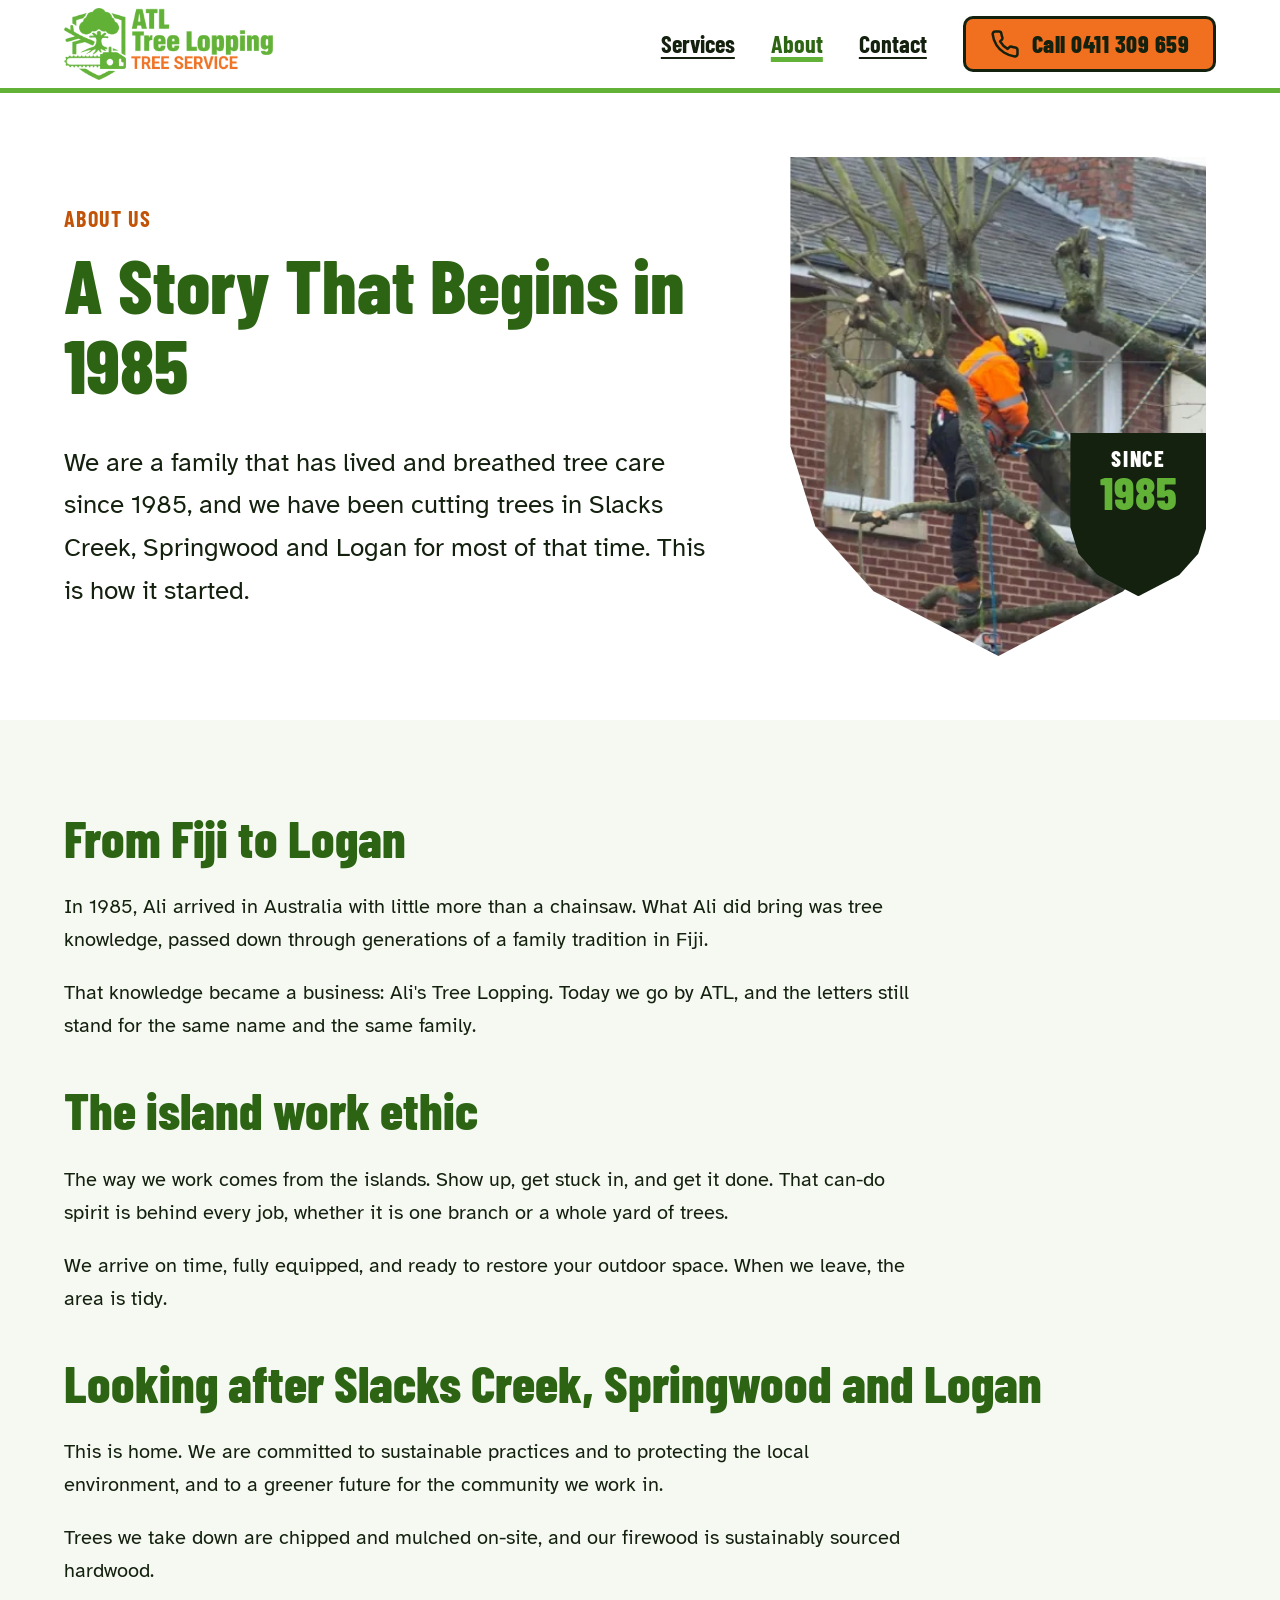
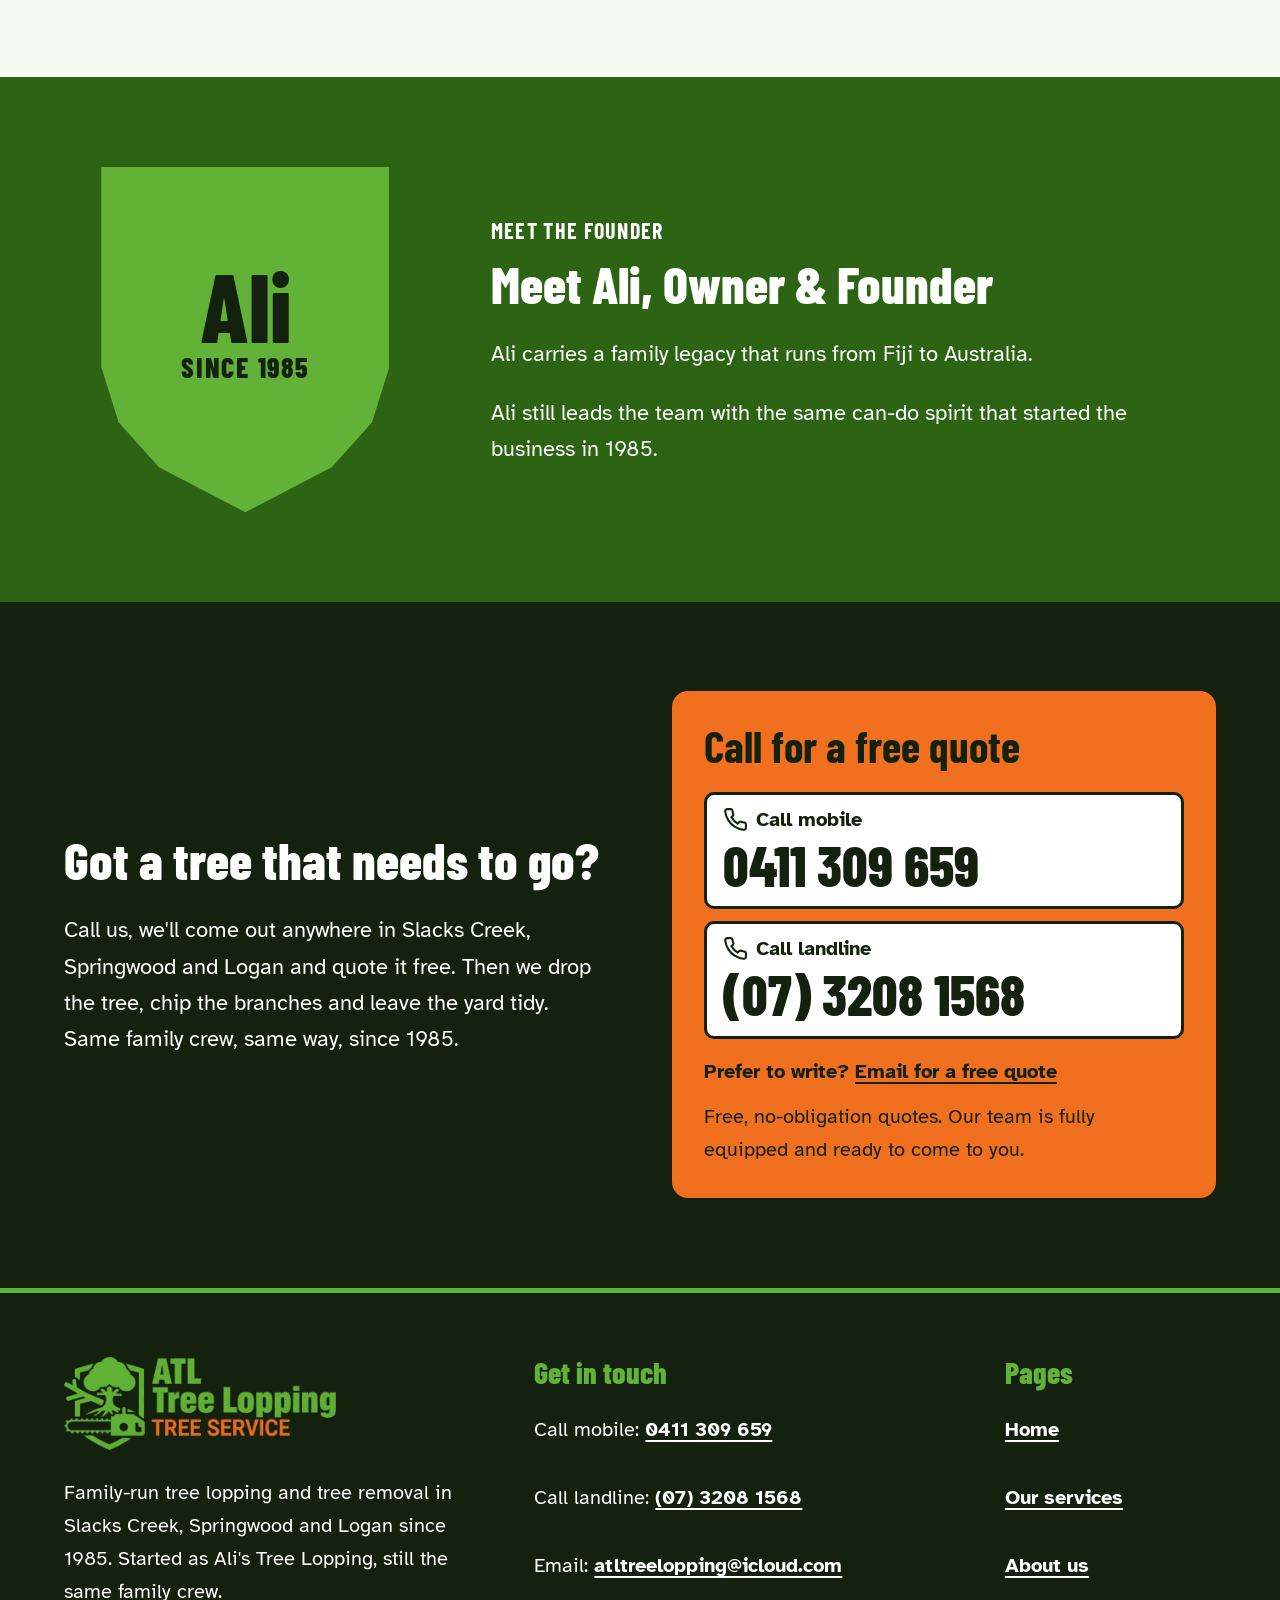
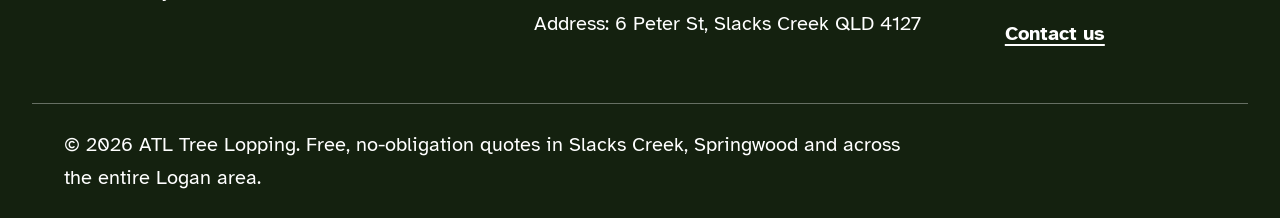
<file: about-us.html>
<!doctype html>
<html lang="en-AU">
<head>
  <meta charset="utf-8">
  <meta name="viewport" content="width=device-width, initial-scale=1">
  <title>Our Story, Family Tree Care Since 1985 | ATL Tree Lopping</title>
  <meta name="description" content="In 1985 Ali arrived from a Fiji family of tree workers with a chainsaw. ATL Tree Lopping has cared for trees in Slacks Creek, Springwood and Logan ever since.">
  <!-- BASE_URL: https://atl-treelopping.odoo.com (canonical, og:url, og:image, twitter:image, sitemap.xml, robots.txt and JSON-LD all use it. Swap in one pass if the domain changes.) -->
  <link rel="canonical" href="https://atl-treelopping.odoo.com/about-us">
  <meta name="theme-color" content="#2c6414">
  <meta property="og:type" content="website">
  <meta property="og:site_name" content="ATL Tree Lopping">
  <meta property="og:locale" content="en_AU">
  <meta property="og:title" content="Our Story, Family Tree Care Since 1985 | ATL Tree Lopping">
  <meta property="og:description" content="In 1985 Ali arrived from a Fiji family of tree workers with a chainsaw. ATL Tree Lopping has cared for trees in Slacks Creek, Springwood and Logan ever since.">
  <meta property="og:url" content="https://atl-treelopping.odoo.com/about-us">
  <meta property="og:image" content="https://atl-treelopping.odoo.com/images/og-atl-tree-lopping-logo.jpg">
  <meta property="og:image:width" content="1200">
  <meta property="og:image:height" content="630">
  <meta property="og:image:alt" content="ATL Tree Lopping, Tree Service logo">
  <meta name="twitter:card" content="summary_large_image">
  <meta name="twitter:title" content="Our Story, Family Tree Care Since 1985 | ATL Tree Lopping">
  <meta name="twitter:description" content="In 1985 Ali arrived from a Fiji family of tree workers with a chainsaw. ATL Tree Lopping has cared for trees in Slacks Creek, Springwood and Logan ever since.">
  <meta name="twitter:image" content="https://atl-treelopping.odoo.com/images/og-atl-tree-lopping-logo.jpg">
  <link rel="icon" type="image/png" sizes="32x32" href="/favicon-32.png">
  <link rel="icon" type="image/png" sizes="192x192" href="/favicon-192.png">
  <link rel="apple-touch-icon" sizes="180x180" href="/apple-touch-icon.png">
  <link rel="preconnect" href="https://fonts.googleapis.com">
  <link rel="preconnect" href="https://fonts.gstatic.com" crossorigin>
  <link rel="stylesheet" href="https://fonts.googleapis.com/css2?family=Atkinson+Hyperlegible:wght@400;700&amp;family=Barlow+Condensed:wght@700;800&amp;display=swap">
  <link rel="stylesheet" href="/styles.css">
  <script src="/main.js"></script>
</head>
<body>
  <a class="skip-link" href="#main">Skip to main content</a>
  <header class="site-header">
    <div class="container site-header__inner">
      <a class="site-header__logo" href="/">
        <picture>
          <source srcset="/images/logo-transparent.webp" type="image/webp">
          <img src="/images/logo-transparent.png" alt="ATL Tree Lopping, Tree Service. Home" width="640" height="220" loading="lazy">
        </picture>
      </a>
      <a class="btn btn--ember site-header__call" href="tel:+61411309659"><svg class="icon" viewBox="0 0 24 24" aria-hidden="true" focusable="false"><path d="M22 16.92v3a2 2 0 0 1-2.18 2 19.79 19.79 0 0 1-8.63-3.07 19.5 19.5 0 0 1-6-6 19.79 19.79 0 0 1-3.07-8.67A2 2 0 0 1 4.11 2h3a2 2 0 0 1 2 1.72 12.84 12.84 0 0 0 .7 2.81 2 2 0 0 1-.45 2.11L8.09 9.91a16 16 0 0 0 6 6l1.27-1.27a2 2 0 0 1 2.11-.45 12.84 12.84 0 0 0 2.81.7A2 2 0 0 1 22 16.92z"/></svg>Call 0411 309 659</a>
      <button class="nav-toggle" type="button" aria-expanded="false" aria-controls="site-nav"><svg class="icon" viewBox="0 0 24 24" aria-hidden="true" focusable="false"><line x1="3" y1="6" x2="21" y2="6"/><line x1="3" y1="12" x2="21" y2="12"/><line x1="3" y1="18" x2="21" y2="18"/></svg><span>Menu</span></button>
      <div class="site-nav" id="site-nav">
        <div class="site-nav__top">
          <span class="site-nav__heading">Menu</span>
          <button class="site-nav__close" type="button"><svg class="icon" viewBox="0 0 24 24" aria-hidden="true" focusable="false"><line x1="18" y1="6" x2="6" y2="18"/><line x1="6" y1="6" x2="18" y2="18"/></svg><span>Close</span></button>
        </div>
        <nav aria-label="Main">
          <ul class="site-nav__list">
          <li class="site-nav__home"><a href="/">Home</a></li>
          <li><a href="/our-services">Services</a></li>
          <li><a href="/about-us" aria-current="page">About</a></li>
          <li><a href="/contactus">Contact</a></li>
          </ul>
        </nav>
        <div class="text-size" role="group" aria-labelledby="text-size-label">
          <span class="text-size__label" id="text-size-label">Text size</span>
          <button type="button" data-text-size="normal" aria-label="Normal text" aria-pressed="true">A</button>
          <button type="button" data-text-size="large" aria-label="Large text" aria-pressed="false">A+</button>
          <button type="button" data-text-size="xlarge" aria-label="Extra large text" aria-pressed="false">A++</button>
        </div>
        <div class="site-nav__calls">
          <a class="btn btn--ember" href="tel:+61411309659"><svg class="icon" viewBox="0 0 24 24" aria-hidden="true" focusable="false"><path d="M22 16.92v3a2 2 0 0 1-2.18 2 19.79 19.79 0 0 1-8.63-3.07 19.5 19.5 0 0 1-6-6 19.79 19.79 0 0 1-3.07-8.67A2 2 0 0 1 4.11 2h3a2 2 0 0 1 2 1.72 12.84 12.84 0 0 0 .7 2.81 2 2 0 0 1-.45 2.11L8.09 9.91a16 16 0 0 0 6 6l1.27-1.27a2 2 0 0 1 2.11-.45 12.84 12.84 0 0 0 2.81.7A2 2 0 0 1 22 16.92z"/></svg>Call 0411 309 659</a>
          <a class="btn btn--white" href="tel:+61732081568"><svg class="icon" viewBox="0 0 24 24" aria-hidden="true" focusable="false"><path d="M22 16.92v3a2 2 0 0 1-2.18 2 19.79 19.79 0 0 1-8.63-3.07 19.5 19.5 0 0 1-6-6 19.79 19.79 0 0 1-3.07-8.67A2 2 0 0 1 4.11 2h3a2 2 0 0 1 2 1.72 12.84 12.84 0 0 0 .7 2.81 2 2 0 0 1-.45 2.11L8.09 9.91a16 16 0 0 0 6 6l1.27-1.27a2 2 0 0 1 2.11-.45 12.84 12.84 0 0 0 2.81.7A2 2 0 0 1 22 16.92z"/></svg>Call (07) 3208 1568</a>
        </div>
      </div>
    </div>
  </header>

  <main id="main" tabindex="-1">
    <section class="page-intro" aria-labelledby="page-title">
      <div class="container page-intro__grid">
        <div>
          <p class="eyebrow">About us</p>
          <h1 id="page-title">A Story That Begins in 1985</h1>
          <p class="page-intro__lead">We are a family that has lived and breathed tree care since 1985, and we have been cutting trees in Slacks Creek, Springwood and Logan for most of that time. This is how it started.</p>
        </div>
        <div class="intro-media">
          <div class="shield-frame shield-frame--intro">
            <picture>
          <source srcset="/images/arborist-lopping-branches-beside-house.webp" type="image/webp">
          <img src="/images/arborist-lopping-branches-beside-house.jpg" alt="Arborist in an orange safety jacket standing in a lopped tree beside a row of brick houses" width="690" height="457" loading="eager" fetchpriority="high">
        </picture>
          </div>
          <p class="since-badge"><span class="since-badge__small">Since</span> <span class="since-badge__year">1985</span></p>
        </div>
      </div>
    </section>

    <section class="section prose reveal" aria-labelledby="fiji-title">
      <div class="container prose__inner">
        <h2 id="fiji-title">From Fiji to Logan</h2>
        <p>In 1985, Ali arrived in Australia with little more than a chainsaw. What Ali did bring was tree knowledge, passed down through generations of a family tradition in Fiji.</p>
        <p>That knowledge became a business: Ali's Tree Lopping. Today we go by ATL, and the letters still stand for the same name and the same family.</p>

        <h2>The island work ethic</h2>
        <p>The way we work comes from the islands. Show up, get stuck in, and get it done. That can-do spirit is behind every job, whether it is one branch or a whole yard of trees.</p>
        <p>We arrive on time, fully equipped, and ready to restore your outdoor space. When we leave, the area is tidy.</p>

        <h2>Looking after Slacks Creek, Springwood and Logan</h2>
        <p>This is home. We are committed to sustainable practices and to protecting the local environment, and to a greener future for the community we work in.</p>
        <p>Trees we take down are chipped and mulched on-site, and our firewood is sustainably sourced hardwood.</p>
      </div>
    </section>

    <section class="section meet reveal" aria-labelledby="meet-title">
      <div class="container meet__grid">
        <!-- TO CONFIRM: real photo of Ali. Do not use the AI-generated image from the old site. -->
        <div class="meet__mark" aria-hidden="true">
          <span class="meet__name">Ali</span>
          <span class="meet__role">Since 1985</span>
        </div>
        <div class="meet__text">
          <p class="eyebrow eyebrow--light">Meet the founder</p>
          <h2 id="meet-title">Meet Ali, Owner &amp; Founder</h2>
          <p>Ali carries a family legacy that runs from Fiji to Australia.</p>
          <p>Ali still leads the team with the same can-do spirit that started the business in 1985.</p>
        </div>
      </div>
    </section>

    <section class="section final-call reveal" aria-labelledby="about-final-call-intro">
      <div class="container final-call__grid">
        <div class="final-call__text">
          <h2 id="about-final-call-intro">Got a tree that needs to go?</h2>
          <p>Call us, we'll come out anywhere in Slacks Creek, Springwood and Logan and quote it free. Then we drop the tree, chip the branches and leave the yard tidy. Same family crew, same way, since 1985.</p>
        </div>
        <div class="call-block" role="region" aria-labelledby="about-final-call">
      <h3 class="call-block__title" id="about-final-call">Call for a free quote</h3>
      <a class="call-link" href="tel:+61411309659"><span class="call-link__label"><svg class="icon" viewBox="0 0 24 24" aria-hidden="true" focusable="false"><path d="M22 16.92v3a2 2 0 0 1-2.18 2 19.79 19.79 0 0 1-8.63-3.07 19.5 19.5 0 0 1-6-6 19.79 19.79 0 0 1-3.07-8.67A2 2 0 0 1 4.11 2h3a2 2 0 0 1 2 1.72 12.84 12.84 0 0 0 .7 2.81 2 2 0 0 1-.45 2.11L8.09 9.91a16 16 0 0 0 6 6l1.27-1.27a2 2 0 0 1 2.11-.45 12.84 12.84 0 0 0 2.81.7A2 2 0 0 1 22 16.92z"/></svg>Call mobile</span> <span class="call-link__number">0411 309 659</span></a>
      <a class="call-link" href="tel:+61732081568"><span class="call-link__label"><svg class="icon" viewBox="0 0 24 24" aria-hidden="true" focusable="false"><path d="M22 16.92v3a2 2 0 0 1-2.18 2 19.79 19.79 0 0 1-8.63-3.07 19.5 19.5 0 0 1-6-6 19.79 19.79 0 0 1-3.07-8.67A2 2 0 0 1 4.11 2h3a2 2 0 0 1 2 1.72 12.84 12.84 0 0 0 .7 2.81 2 2 0 0 1-.45 2.11L8.09 9.91a16 16 0 0 0 6 6l1.27-1.27a2 2 0 0 1 2.11-.45 12.84 12.84 0 0 0 2.81.7A2 2 0 0 1 22 16.92z"/></svg>Call landline</span> <span class="call-link__number">(07) 3208 1568</span></a>
      <p class="call-block__email">Prefer to write? <a href="mailto:atltreelopping@icloud.com?subject=Free%20quote%20request">Email for a free quote</a></p>
      <p class="call-block__note">Free, no-obligation quotes. Our team is fully equipped and ready to come to you.</p>
    </div>
      </div>
    </section>
  </main>

  <footer class="site-footer">
    <div class="container site-footer__grid">
      <div class="site-footer__brand">
        <a class="site-footer__logo" href="/">
          <picture>
          <source srcset="/images/logo-transparent.webp" type="image/webp">
          <img src="/images/logo-transparent.png" alt="ATL Tree Lopping, Tree Service. Home" width="640" height="220" loading="lazy">
        </picture>
        </a>
        <p>Family-run tree lopping and tree removal in Slacks Creek, Springwood and Logan since 1985. Started as Ali's Tree Lopping, still the same family crew.</p>
      </div>
      <div>
        <h2 class="site-footer__title">Get in touch</h2>
        <ul class="site-footer__list">
          <li>Call mobile: <a href="tel:+61411309659">0411 309 659</a></li>
          <li>Call landline: <a href="tel:+61732081568">(07) 3208 1568</a></li>
          <li>Email: <a href="mailto:atltreelopping@icloud.com?subject=Free%20quote%20request">atltreelopping@icloud.com</a></li>
          <li>Address: 6 Peter St, Slacks Creek QLD 4127</li>
        </ul>
      </div>
      <nav aria-label="Footer">
        <h2 class="site-footer__title">Pages</h2>
        <ul class="site-footer__list">
          <li><a href="/">Home</a></li>
          <li><a href="/our-services">Our services</a></li>
          <li><a href="/about-us">About us</a></li>
          <li><a href="/contactus">Contact us</a></li>
        </ul>
      </nav>
    </div>
    <div class="container site-footer__base">
      <p>&copy; 2026 ATL Tree Lopping. Free, no-obligation quotes in Slacks Creek, Springwood and across the entire Logan area.</p>
    </div>
  </footer>

  <div class="call-bar" data-call-bar>
    <a class="btn btn--ember call-bar__btn" href="tel:+61411309659"><svg class="icon" viewBox="0 0 24 24" aria-hidden="true" focusable="false"><path d="M22 16.92v3a2 2 0 0 1-2.18 2 19.79 19.79 0 0 1-8.63-3.07 19.5 19.5 0 0 1-6-6 19.79 19.79 0 0 1-3.07-8.67A2 2 0 0 1 4.11 2h3a2 2 0 0 1 2 1.72 12.84 12.84 0 0 0 .7 2.81 2 2 0 0 1-.45 2.11L8.09 9.91a16 16 0 0 0 6 6l1.27-1.27a2 2 0 0 1 2.11-.45 12.84 12.84 0 0 0 2.81.7A2 2 0 0 1 22 16.92z"/></svg>Call 0411 309 659</a>
  </div>
</body>
</html>
</file>
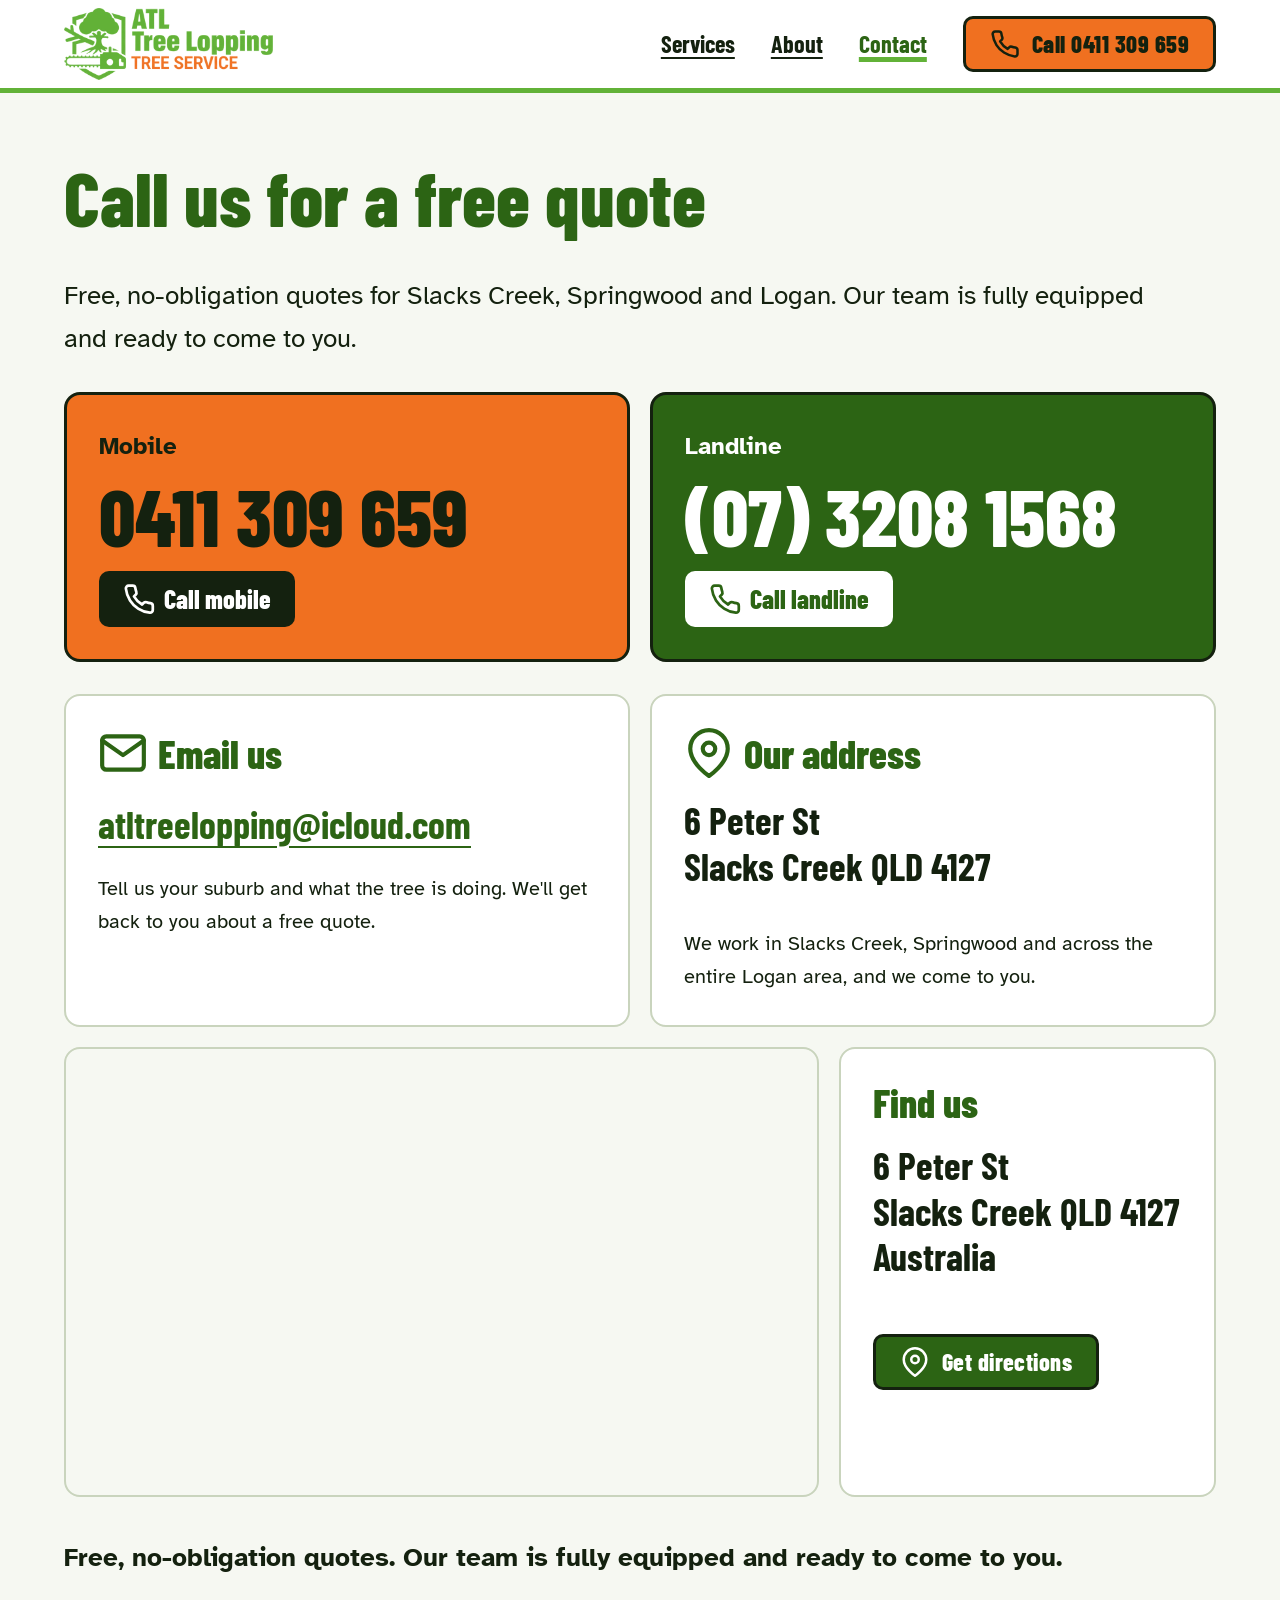
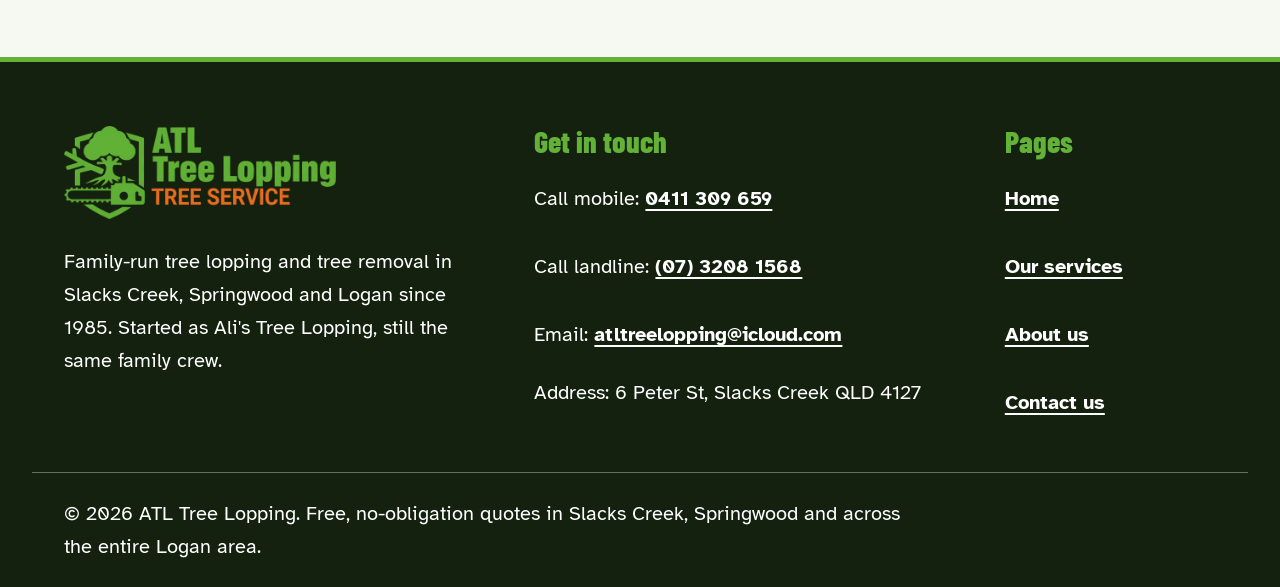
<file: contactus.html>
<!doctype html>
<html lang="en-AU">
<head>
  <meta charset="utf-8">
  <meta name="viewport" content="width=device-width, initial-scale=1">
  <title>Contact ATL Tree Lopping | Slacks Creek, Springwood & Logan</title>
  <meta name="description" content="Call 0411 309 659 or (07) 3208 1568 for a free, no-obligation tree lopping quote in Slacks Creek, Springwood and Logan. Based at 6 Peter St, Slacks Creek.">
  <!-- BASE_URL: https://atl-treelopping.odoo.com (canonical, og:url, og:image, twitter:image, sitemap.xml, robots.txt and JSON-LD all use it. Swap in one pass if the domain changes.) -->
  <link rel="canonical" href="https://atl-treelopping.odoo.com/contactus">
  <meta name="theme-color" content="#2c6414">
  <meta property="og:type" content="website">
  <meta property="og:site_name" content="ATL Tree Lopping">
  <meta property="og:locale" content="en_AU">
  <meta property="og:title" content="Contact ATL Tree Lopping | Slacks Creek, Springwood & Logan">
  <meta property="og:description" content="Call 0411 309 659 or (07) 3208 1568 for a free, no-obligation tree lopping quote in Slacks Creek, Springwood and Logan. Based at 6 Peter St, Slacks Creek.">
  <meta property="og:url" content="https://atl-treelopping.odoo.com/contactus">
  <meta property="og:image" content="https://atl-treelopping.odoo.com/images/og-atl-tree-lopping-logo.jpg">
  <meta property="og:image:width" content="1200">
  <meta property="og:image:height" content="630">
  <meta property="og:image:alt" content="ATL Tree Lopping, Tree Service logo">
  <meta name="twitter:card" content="summary_large_image">
  <meta name="twitter:title" content="Contact ATL Tree Lopping | Slacks Creek, Springwood & Logan">
  <meta name="twitter:description" content="Call 0411 309 659 or (07) 3208 1568 for a free, no-obligation tree lopping quote in Slacks Creek, Springwood and Logan. Based at 6 Peter St, Slacks Creek.">
  <meta name="twitter:image" content="https://atl-treelopping.odoo.com/images/og-atl-tree-lopping-logo.jpg">
  <link rel="icon" type="image/png" sizes="32x32" href="/favicon-32.png">
  <link rel="icon" type="image/png" sizes="192x192" href="/favicon-192.png">
  <link rel="apple-touch-icon" sizes="180x180" href="/apple-touch-icon.png">
  <link rel="preconnect" href="https://fonts.googleapis.com">
  <link rel="preconnect" href="https://fonts.gstatic.com" crossorigin>
  <link rel="stylesheet" href="https://fonts.googleapis.com/css2?family=Atkinson+Hyperlegible:wght@400;700&amp;family=Barlow+Condensed:wght@700;800&amp;display=swap">
  <link rel="stylesheet" href="/styles.css">
  <script src="/main.js"></script>
</head>
<body>
  <a class="skip-link" href="#main">Skip to main content</a>
  <header class="site-header">
    <div class="container site-header__inner">
      <a class="site-header__logo" href="/">
        <picture>
          <source srcset="/images/logo-transparent.webp" type="image/webp">
          <img src="/images/logo-transparent.png" alt="ATL Tree Lopping, Tree Service. Home" width="640" height="220" loading="lazy">
        </picture>
      </a>
      <a class="btn btn--ember site-header__call" href="tel:+61411309659"><svg class="icon" viewBox="0 0 24 24" aria-hidden="true" focusable="false"><path d="M22 16.92v3a2 2 0 0 1-2.18 2 19.79 19.79 0 0 1-8.63-3.07 19.5 19.5 0 0 1-6-6 19.79 19.79 0 0 1-3.07-8.67A2 2 0 0 1 4.11 2h3a2 2 0 0 1 2 1.72 12.84 12.84 0 0 0 .7 2.81 2 2 0 0 1-.45 2.11L8.09 9.91a16 16 0 0 0 6 6l1.27-1.27a2 2 0 0 1 2.11-.45 12.84 12.84 0 0 0 2.81.7A2 2 0 0 1 22 16.92z"/></svg>Call 0411 309 659</a>
      <button class="nav-toggle" type="button" aria-expanded="false" aria-controls="site-nav"><svg class="icon" viewBox="0 0 24 24" aria-hidden="true" focusable="false"><line x1="3" y1="6" x2="21" y2="6"/><line x1="3" y1="12" x2="21" y2="12"/><line x1="3" y1="18" x2="21" y2="18"/></svg><span>Menu</span></button>
      <div class="site-nav" id="site-nav">
        <div class="site-nav__top">
          <span class="site-nav__heading">Menu</span>
          <button class="site-nav__close" type="button"><svg class="icon" viewBox="0 0 24 24" aria-hidden="true" focusable="false"><line x1="18" y1="6" x2="6" y2="18"/><line x1="6" y1="6" x2="18" y2="18"/></svg><span>Close</span></button>
        </div>
        <nav aria-label="Main">
          <ul class="site-nav__list">
          <li class="site-nav__home"><a href="/">Home</a></li>
          <li><a href="/our-services">Services</a></li>
          <li><a href="/about-us">About</a></li>
          <li><a href="/contactus" aria-current="page">Contact</a></li>
          </ul>
        </nav>
        <div class="text-size" role="group" aria-labelledby="text-size-label">
          <span class="text-size__label" id="text-size-label">Text size</span>
          <button type="button" data-text-size="normal" aria-label="Normal text" aria-pressed="true">A</button>
          <button type="button" data-text-size="large" aria-label="Large text" aria-pressed="false">A+</button>
          <button type="button" data-text-size="xlarge" aria-label="Extra large text" aria-pressed="false">A++</button>
        </div>
        <div class="site-nav__calls">
          <a class="btn btn--ember" href="tel:+61411309659"><svg class="icon" viewBox="0 0 24 24" aria-hidden="true" focusable="false"><path d="M22 16.92v3a2 2 0 0 1-2.18 2 19.79 19.79 0 0 1-8.63-3.07 19.5 19.5 0 0 1-6-6 19.79 19.79 0 0 1-3.07-8.67A2 2 0 0 1 4.11 2h3a2 2 0 0 1 2 1.72 12.84 12.84 0 0 0 .7 2.81 2 2 0 0 1-.45 2.11L8.09 9.91a16 16 0 0 0 6 6l1.27-1.27a2 2 0 0 1 2.11-.45 12.84 12.84 0 0 0 2.81.7A2 2 0 0 1 22 16.92z"/></svg>Call 0411 309 659</a>
          <a class="btn btn--white" href="tel:+61732081568"><svg class="icon" viewBox="0 0 24 24" aria-hidden="true" focusable="false"><path d="M22 16.92v3a2 2 0 0 1-2.18 2 19.79 19.79 0 0 1-8.63-3.07 19.5 19.5 0 0 1-6-6 19.79 19.79 0 0 1-3.07-8.67A2 2 0 0 1 4.11 2h3a2 2 0 0 1 2 1.72 12.84 12.84 0 0 0 .7 2.81 2 2 0 0 1-.45 2.11L8.09 9.91a16 16 0 0 0 6 6l1.27-1.27a2 2 0 0 1 2.11-.45 12.84 12.84 0 0 0 2.81.7A2 2 0 0 1 22 16.92z"/></svg>Call (07) 3208 1568</a>
        </div>
      </div>
    </div>
  </header>

  <main id="main" tabindex="-1">
    <section class="contact" aria-labelledby="page-title">
      <div class="container">
        <h1 id="page-title">Call us for a free quote</h1>
        <p class="contact__lead">Free, no-obligation quotes for Slacks Creek, Springwood and Logan. Our team is fully equipped and ready to come to you.</p>

        <div class="phone-cards">
          <a class="phone-card phone-card--primary" href="tel:+61411309659">
            <span class="phone-card__label">Mobile</span>
            <span class="phone-card__number">0411 309 659</span>
            <span class="phone-card__action"><svg class="icon" viewBox="0 0 24 24" aria-hidden="true" focusable="false"><path d="M22 16.92v3a2 2 0 0 1-2.18 2 19.79 19.79 0 0 1-8.63-3.07 19.5 19.5 0 0 1-6-6 19.79 19.79 0 0 1-3.07-8.67A2 2 0 0 1 4.11 2h3a2 2 0 0 1 2 1.72 12.84 12.84 0 0 0 .7 2.81 2 2 0 0 1-.45 2.11L8.09 9.91a16 16 0 0 0 6 6l1.27-1.27a2 2 0 0 1 2.11-.45 12.84 12.84 0 0 0 2.81.7A2 2 0 0 1 22 16.92z"/></svg>Call mobile</span>
          </a>
          <a class="phone-card phone-card--secondary" href="tel:+61732081568">
            <span class="phone-card__label">Landline</span>
            <span class="phone-card__number">(07) 3208 1568</span>
            <span class="phone-card__action"><svg class="icon" viewBox="0 0 24 24" aria-hidden="true" focusable="false"><path d="M22 16.92v3a2 2 0 0 1-2.18 2 19.79 19.79 0 0 1-8.63-3.07 19.5 19.5 0 0 1-6-6 19.79 19.79 0 0 1-3.07-8.67A2 2 0 0 1 4.11 2h3a2 2 0 0 1 2 1.72 12.84 12.84 0 0 0 .7 2.81 2 2 0 0 1-.45 2.11L8.09 9.91a16 16 0 0 0 6 6l1.27-1.27a2 2 0 0 1 2.11-.45 12.84 12.84 0 0 0 2.81.7A2 2 0 0 1 22 16.92z"/></svg>Call landline</span>
          </a>
        </div>

        <div class="contact__grid">
          <div class="info-card">
            <h2><svg class="icon" viewBox="0 0 24 24" aria-hidden="true" focusable="false"><path d="M4 4h16c1.1 0 2 .9 2 2v12c0 1.1-.9 2-2 2H4c-1.1 0-2-.9-2-2V6c0-1.1.9-2 2-2z"/><polyline points="22 6 12 13 2 6"/></svg>Email us</h2>
            <p><a class="info-card__big" href="mailto:atltreelopping@icloud.com?subject=Free%20quote%20request">atltreelopping@icloud.com</a></p>
            <p>Tell us your suburb and what the tree is doing. We'll get back to you about a free quote.</p>
          </div>
          <!-- TO CONFIRM: opening hours -->
          <div class="info-card">
            <h2><svg class="icon" viewBox="0 0 24 24" aria-hidden="true" focusable="false"><path d="M21 10c0 7-9 13-9 13s-9-6-9-13a9 9 0 0 1 18 0z"/><circle cx="12" cy="10" r="3"/></svg>Our address</h2>
            <p class="info-card__big">6 Peter St<br>Slacks Creek QLD 4127</p>
            <p>We work in Slacks Creek, Springwood and across the entire Logan area, and we come to you.</p>
          </div>
        </div>

        <div class="map">
          <iframe class="map__frame" src="https://www.google.com/maps?q=6+Peter+St,+Slacks+Creek+QLD+4127,+Australia&amp;output=embed" title="Map showing ATL Tree Lopping at 6 Peter St, Slacks Creek" loading="lazy" referrerpolicy="no-referrer-when-downgrade"></iframe>
          <div class="map__side">
            <h2>Find us</h2>
            <p class="info-card__big">6 Peter St<br>Slacks Creek QLD 4127<br>Australia</p>
            <a class="btn btn--canopy" href="https://www.google.com/maps/dir/?api=1&destination=6+Peter+St,+Slacks+Creek+QLD+4127,+Australia"><svg class="icon" viewBox="0 0 24 24" aria-hidden="true" focusable="false"><path d="M21 10c0 7-9 13-9 13s-9-6-9-13a9 9 0 0 1 18 0z"/><circle cx="12" cy="10" r="3"/></svg>Get directions</a>
          </div>
        </div>

        <p class="contact__reassure">Free, no-obligation quotes. Our team is fully equipped and ready to come to you.</p>
      </div>
    </section>
  </main>

  <footer class="site-footer">
    <div class="container site-footer__grid">
      <div class="site-footer__brand">
        <a class="site-footer__logo" href="/">
          <picture>
          <source srcset="/images/logo-transparent.webp" type="image/webp">
          <img src="/images/logo-transparent.png" alt="ATL Tree Lopping, Tree Service. Home" width="640" height="220" loading="lazy">
        </picture>
        </a>
        <p>Family-run tree lopping and tree removal in Slacks Creek, Springwood and Logan since 1985. Started as Ali's Tree Lopping, still the same family crew.</p>
      </div>
      <div>
        <h2 class="site-footer__title">Get in touch</h2>
        <ul class="site-footer__list">
          <li>Call mobile: <a href="tel:+61411309659">0411 309 659</a></li>
          <li>Call landline: <a href="tel:+61732081568">(07) 3208 1568</a></li>
          <li>Email: <a href="mailto:atltreelopping@icloud.com?subject=Free%20quote%20request">atltreelopping@icloud.com</a></li>
          <li>Address: 6 Peter St, Slacks Creek QLD 4127</li>
        </ul>
      </div>
      <nav aria-label="Footer">
        <h2 class="site-footer__title">Pages</h2>
        <ul class="site-footer__list">
          <li><a href="/">Home</a></li>
          <li><a href="/our-services">Our services</a></li>
          <li><a href="/about-us">About us</a></li>
          <li><a href="/contactus">Contact us</a></li>
        </ul>
      </nav>
    </div>
    <div class="container site-footer__base">
      <p>&copy; 2026 ATL Tree Lopping. Free, no-obligation quotes in Slacks Creek, Springwood and across the entire Logan area.</p>
    </div>
  </footer>

  <div class="call-bar" data-call-bar>
    <a class="btn btn--ember call-bar__btn" href="tel:+61411309659"><svg class="icon" viewBox="0 0 24 24" aria-hidden="true" focusable="false"><path d="M22 16.92v3a2 2 0 0 1-2.18 2 19.79 19.79 0 0 1-8.63-3.07 19.5 19.5 0 0 1-6-6 19.79 19.79 0 0 1-3.07-8.67A2 2 0 0 1 4.11 2h3a2 2 0 0 1 2 1.72 12.84 12.84 0 0 0 .7 2.81 2 2 0 0 1-.45 2.11L8.09 9.91a16 16 0 0 0 6 6l1.27-1.27a2 2 0 0 1 2.11-.45 12.84 12.84 0 0 0 2.81.7A2 2 0 0 1 22 16.92z"/></svg>Call 0411 309 659</a>
  </div>
</body>
</html>
</file>
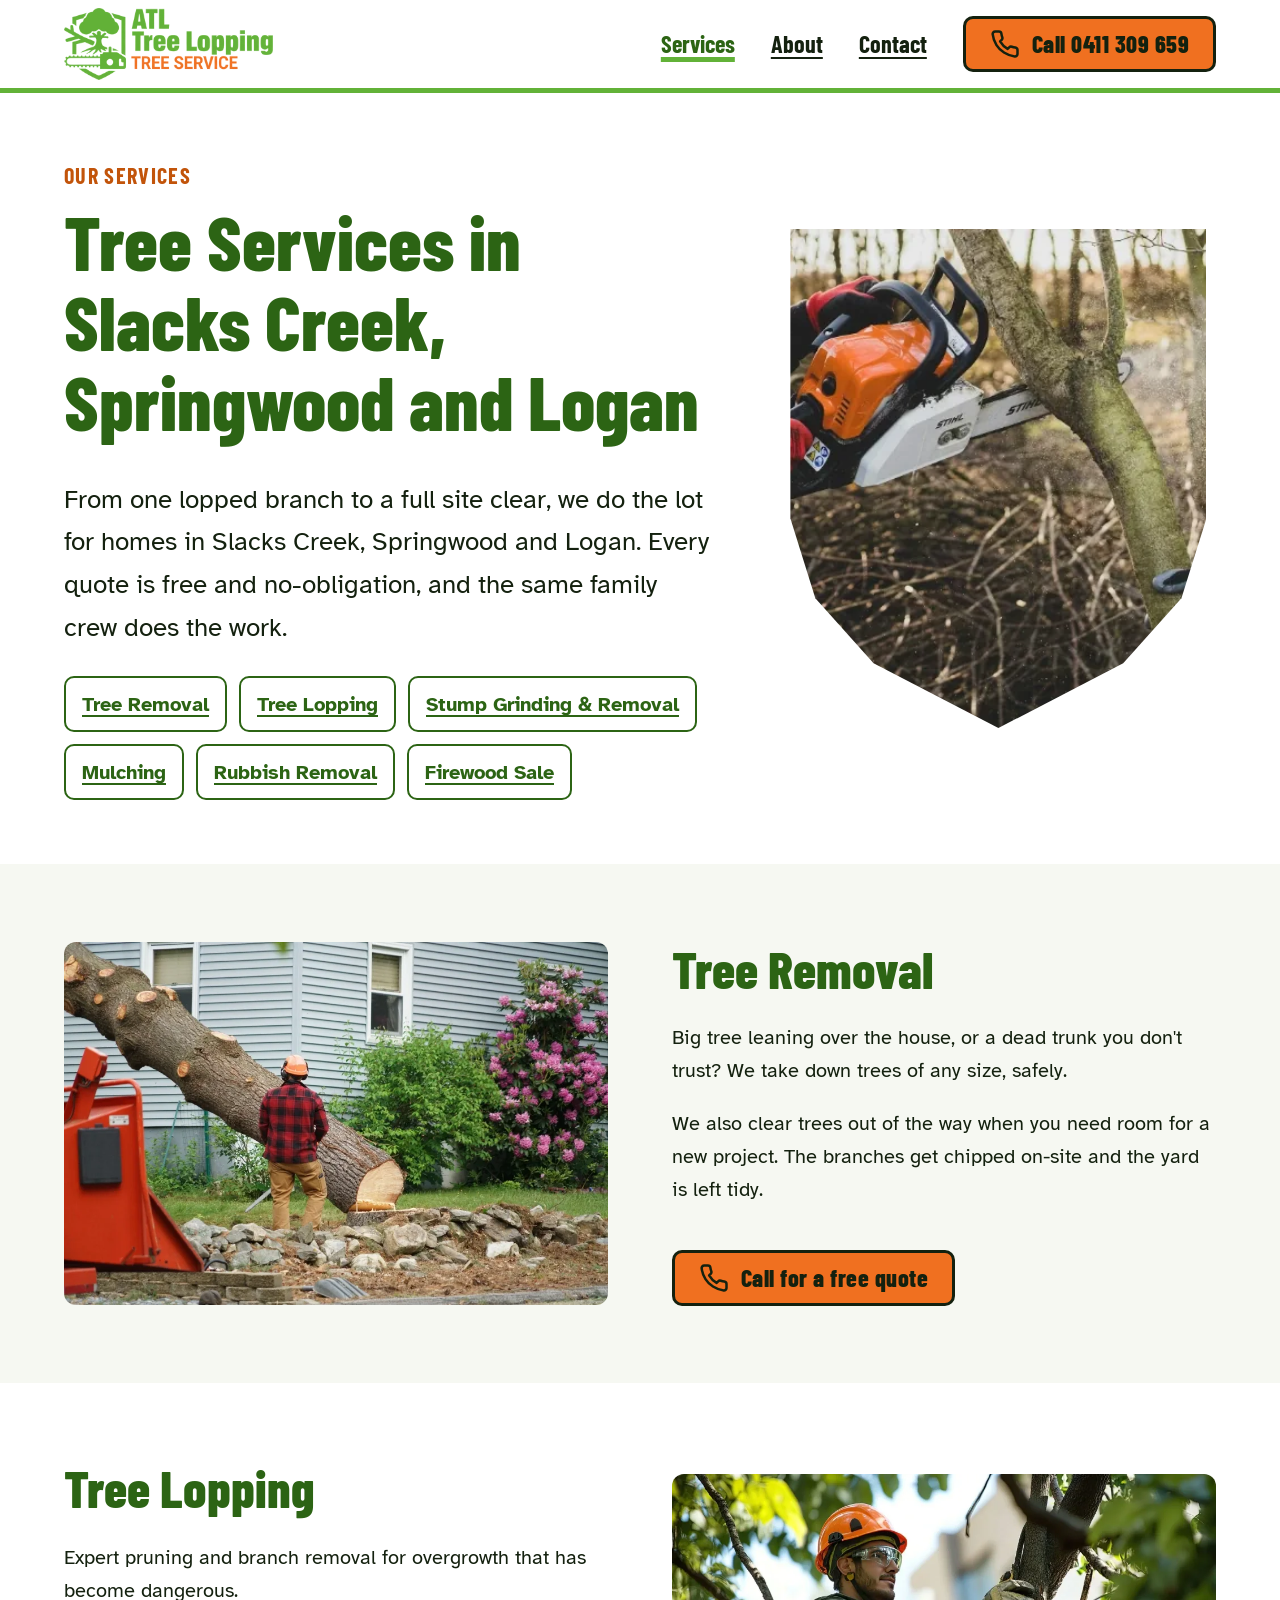
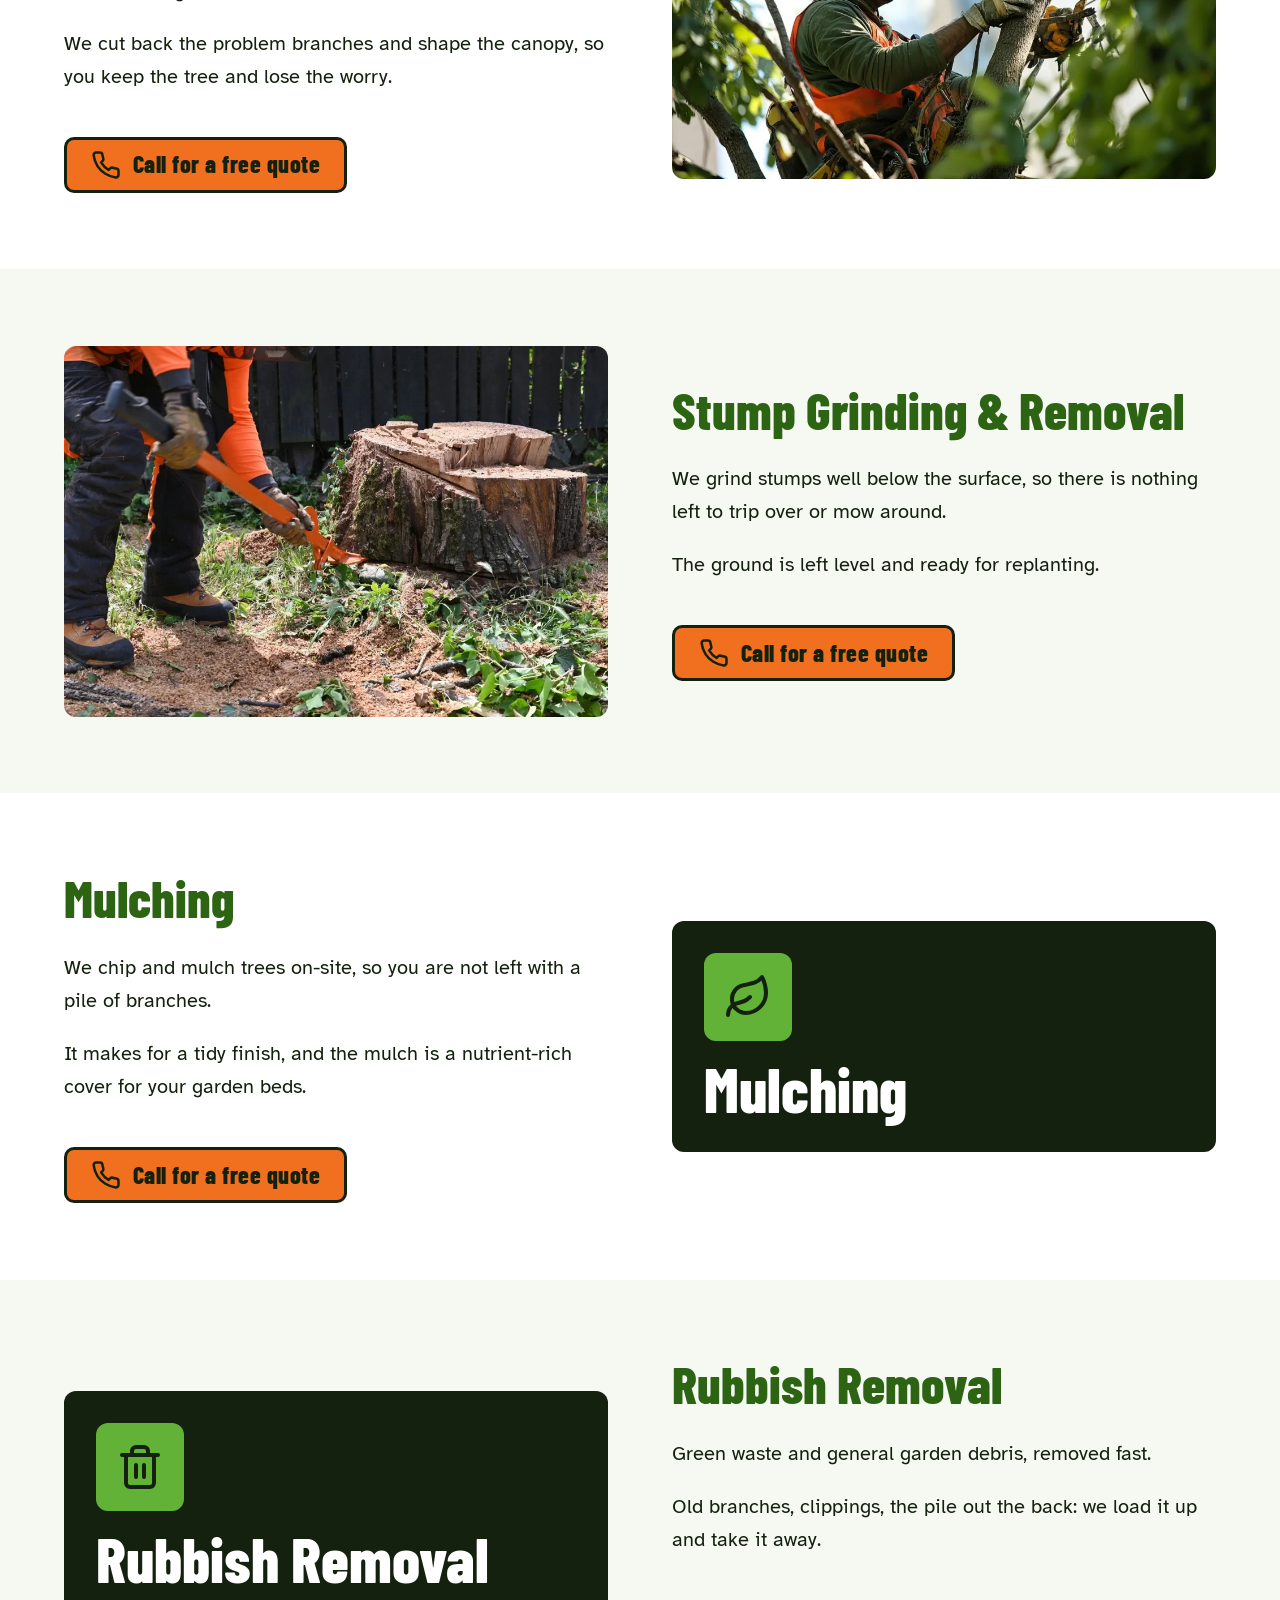
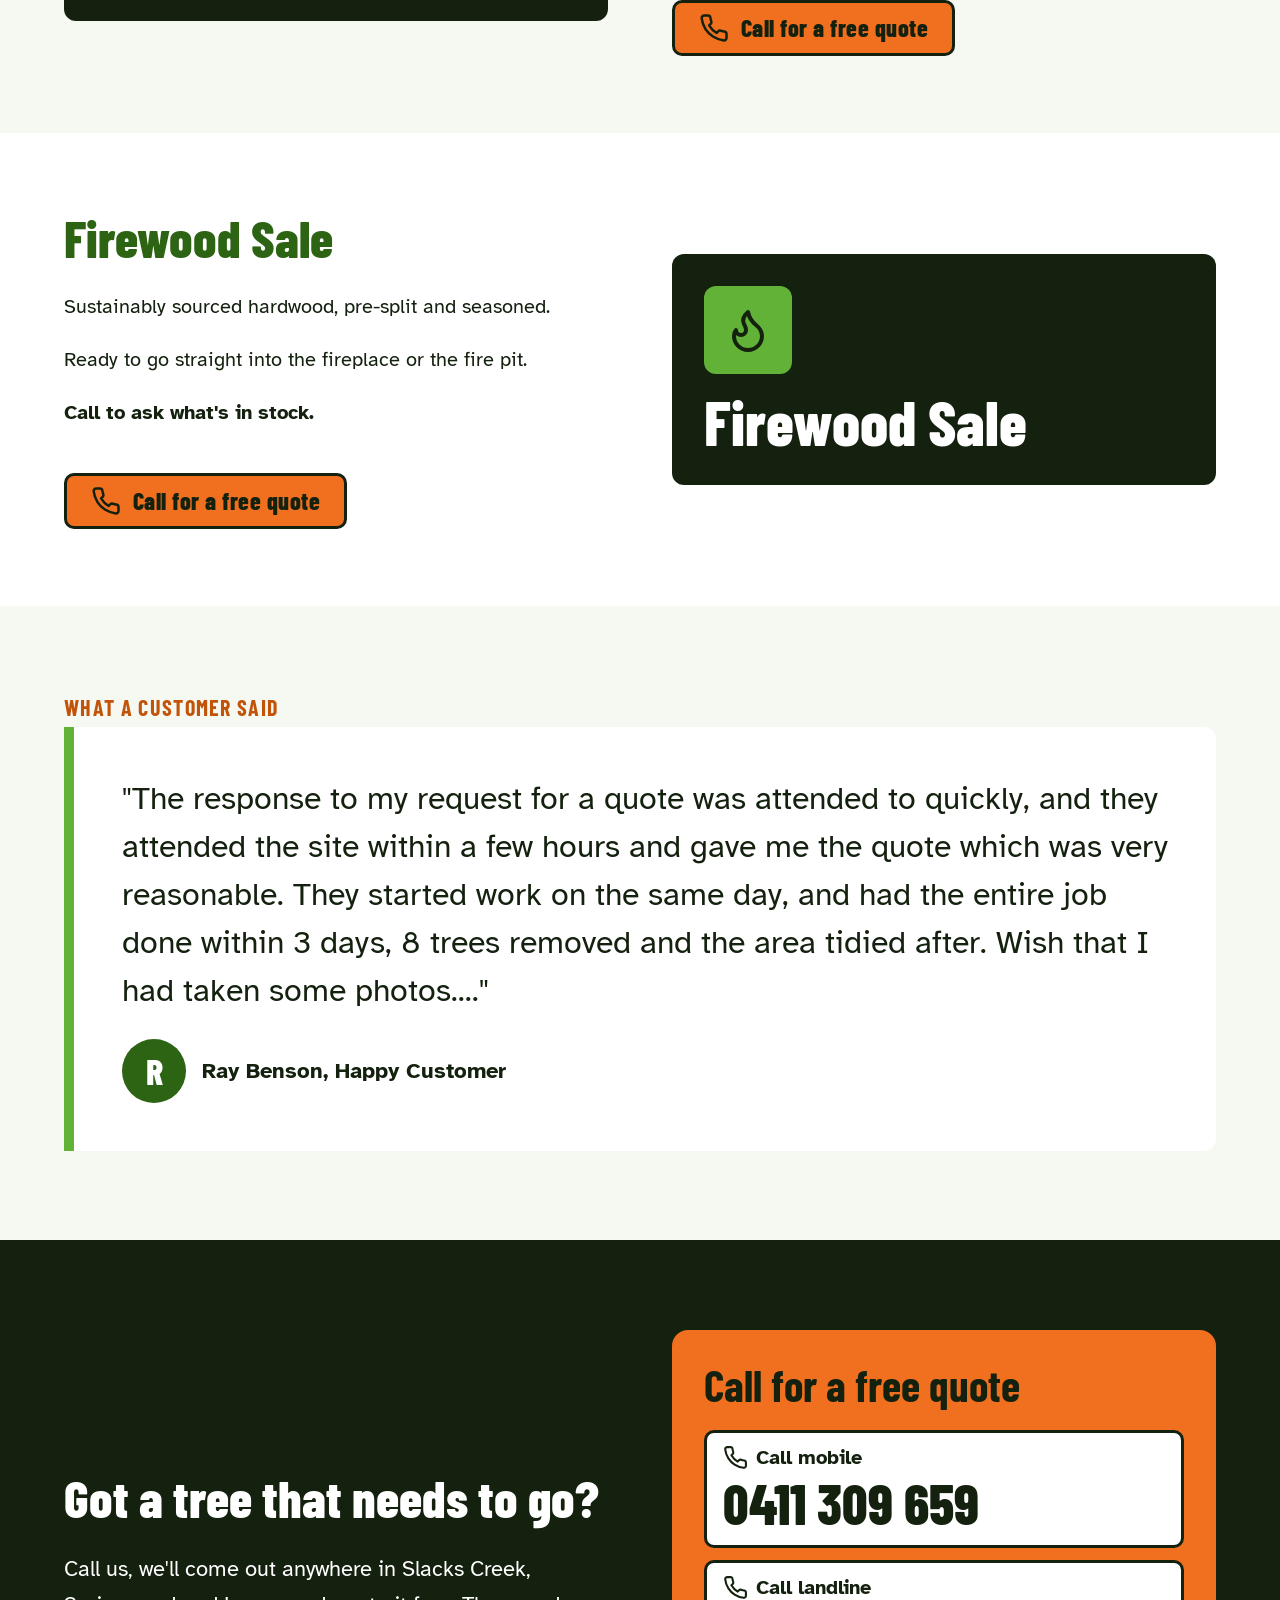
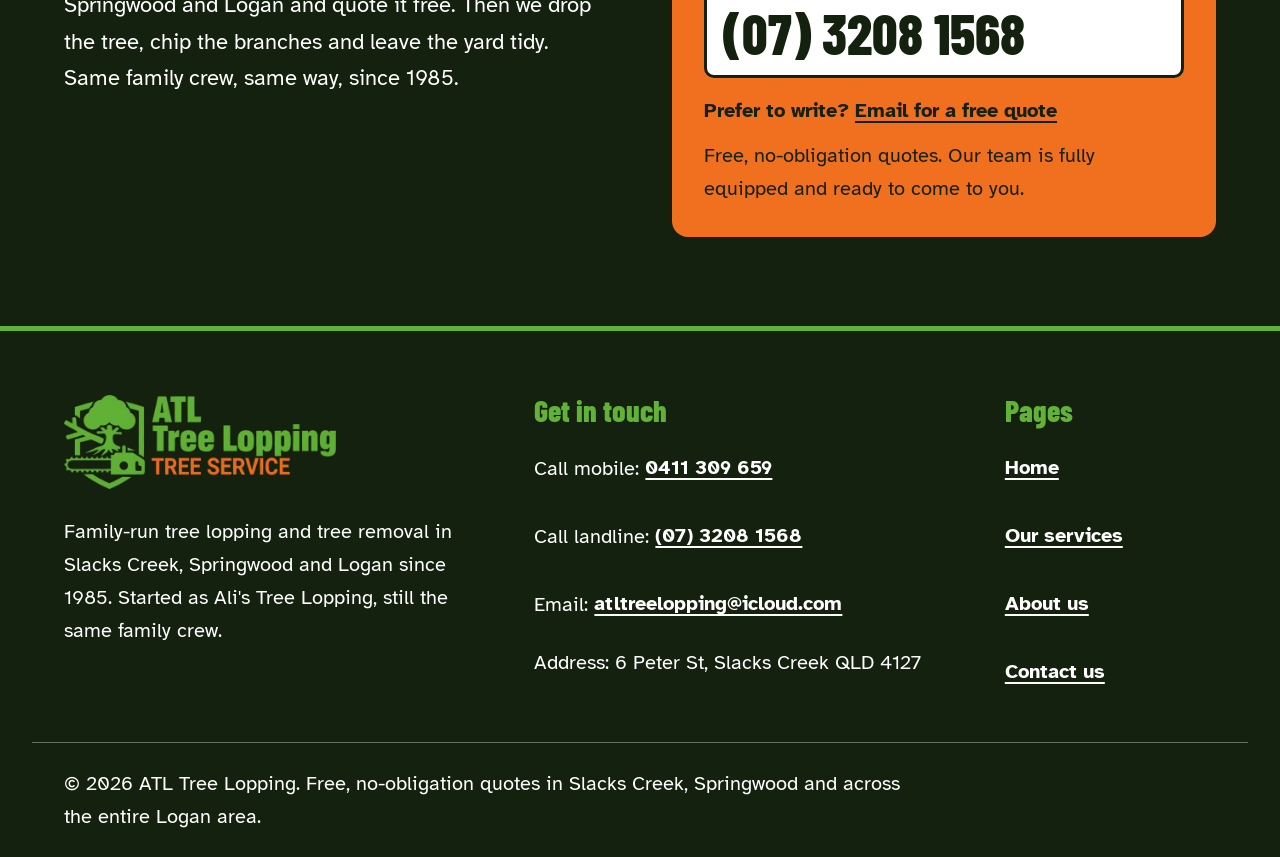
<file: our-services.html>
<!doctype html>
<html lang="en-AU">
<head>
  <meta charset="utf-8">
  <meta name="viewport" content="width=device-width, initial-scale=1">
  <title>Tree Removal Slacks Creek, Springwood & Logan | ATL Tree Lopping</title>
  <meta name="description" content="Tree removal, tree lopping, stump grinding, mulching, rubbish removal and firewood in Slacks Creek, Springwood and Logan. Free quotes from a family crew.">
  <!-- BASE_URL: https://atl-treelopping.odoo.com (canonical, og:url, og:image, twitter:image, sitemap.xml, robots.txt and JSON-LD all use it. Swap in one pass if the domain changes.) -->
  <link rel="canonical" href="https://atl-treelopping.odoo.com/our-services">
  <meta name="theme-color" content="#2c6414">
  <meta property="og:type" content="website">
  <meta property="og:site_name" content="ATL Tree Lopping">
  <meta property="og:locale" content="en_AU">
  <meta property="og:title" content="Tree Removal Slacks Creek, Springwood & Logan | ATL Tree Lopping">
  <meta property="og:description" content="Tree removal, tree lopping, stump grinding, mulching, rubbish removal and firewood in Slacks Creek, Springwood and Logan. Free quotes from a family crew.">
  <meta property="og:url" content="https://atl-treelopping.odoo.com/our-services">
  <meta property="og:image" content="https://atl-treelopping.odoo.com/images/og-atl-tree-lopping-logo.jpg">
  <meta property="og:image:width" content="1200">
  <meta property="og:image:height" content="630">
  <meta property="og:image:alt" content="ATL Tree Lopping, Tree Service logo">
  <meta name="twitter:card" content="summary_large_image">
  <meta name="twitter:title" content="Tree Removal Slacks Creek, Springwood & Logan | ATL Tree Lopping">
  <meta name="twitter:description" content="Tree removal, tree lopping, stump grinding, mulching, rubbish removal and firewood in Slacks Creek, Springwood and Logan. Free quotes from a family crew.">
  <meta name="twitter:image" content="https://atl-treelopping.odoo.com/images/og-atl-tree-lopping-logo.jpg">
  <link rel="icon" type="image/png" sizes="32x32" href="/favicon-32.png">
  <link rel="icon" type="image/png" sizes="192x192" href="/favicon-192.png">
  <link rel="apple-touch-icon" sizes="180x180" href="/apple-touch-icon.png">
  <link rel="preconnect" href="https://fonts.googleapis.com">
  <link rel="preconnect" href="https://fonts.gstatic.com" crossorigin>
  <link rel="stylesheet" href="https://fonts.googleapis.com/css2?family=Atkinson+Hyperlegible:wght@400;700&amp;family=Barlow+Condensed:wght@700;800&amp;display=swap">
  <link rel="stylesheet" href="/styles.css">
  <script src="/main.js"></script>
</head>
<body>
  <a class="skip-link" href="#main">Skip to main content</a>
  <header class="site-header">
    <div class="container site-header__inner">
      <a class="site-header__logo" href="/">
        <picture>
          <source srcset="/images/logo-transparent.webp" type="image/webp">
          <img src="/images/logo-transparent.png" alt="ATL Tree Lopping, Tree Service. Home" width="640" height="220" loading="lazy">
        </picture>
      </a>
      <a class="btn btn--ember site-header__call" href="tel:+61411309659"><svg class="icon" viewBox="0 0 24 24" aria-hidden="true" focusable="false"><path d="M22 16.92v3a2 2 0 0 1-2.18 2 19.79 19.79 0 0 1-8.63-3.07 19.5 19.5 0 0 1-6-6 19.79 19.79 0 0 1-3.07-8.67A2 2 0 0 1 4.11 2h3a2 2 0 0 1 2 1.72 12.84 12.84 0 0 0 .7 2.81 2 2 0 0 1-.45 2.11L8.09 9.91a16 16 0 0 0 6 6l1.27-1.27a2 2 0 0 1 2.11-.45 12.84 12.84 0 0 0 2.81.7A2 2 0 0 1 22 16.92z"/></svg>Call 0411 309 659</a>
      <button class="nav-toggle" type="button" aria-expanded="false" aria-controls="site-nav"><svg class="icon" viewBox="0 0 24 24" aria-hidden="true" focusable="false"><line x1="3" y1="6" x2="21" y2="6"/><line x1="3" y1="12" x2="21" y2="12"/><line x1="3" y1="18" x2="21" y2="18"/></svg><span>Menu</span></button>
      <div class="site-nav" id="site-nav">
        <div class="site-nav__top">
          <span class="site-nav__heading">Menu</span>
          <button class="site-nav__close" type="button"><svg class="icon" viewBox="0 0 24 24" aria-hidden="true" focusable="false"><line x1="18" y1="6" x2="6" y2="18"/><line x1="6" y1="6" x2="18" y2="18"/></svg><span>Close</span></button>
        </div>
        <nav aria-label="Main">
          <ul class="site-nav__list">
          <li class="site-nav__home"><a href="/">Home</a></li>
          <li><a href="/our-services" aria-current="page">Services</a></li>
          <li><a href="/about-us">About</a></li>
          <li><a href="/contactus">Contact</a></li>
          </ul>
        </nav>
        <div class="text-size" role="group" aria-labelledby="text-size-label">
          <span class="text-size__label" id="text-size-label">Text size</span>
          <button type="button" data-text-size="normal" aria-label="Normal text" aria-pressed="true">A</button>
          <button type="button" data-text-size="large" aria-label="Large text" aria-pressed="false">A+</button>
          <button type="button" data-text-size="xlarge" aria-label="Extra large text" aria-pressed="false">A++</button>
        </div>
        <div class="site-nav__calls">
          <a class="btn btn--ember" href="tel:+61411309659"><svg class="icon" viewBox="0 0 24 24" aria-hidden="true" focusable="false"><path d="M22 16.92v3a2 2 0 0 1-2.18 2 19.79 19.79 0 0 1-8.63-3.07 19.5 19.5 0 0 1-6-6 19.79 19.79 0 0 1-3.07-8.67A2 2 0 0 1 4.11 2h3a2 2 0 0 1 2 1.72 12.84 12.84 0 0 0 .7 2.81 2 2 0 0 1-.45 2.11L8.09 9.91a16 16 0 0 0 6 6l1.27-1.27a2 2 0 0 1 2.11-.45 12.84 12.84 0 0 0 2.81.7A2 2 0 0 1 22 16.92z"/></svg>Call 0411 309 659</a>
          <a class="btn btn--white" href="tel:+61732081568"><svg class="icon" viewBox="0 0 24 24" aria-hidden="true" focusable="false"><path d="M22 16.92v3a2 2 0 0 1-2.18 2 19.79 19.79 0 0 1-8.63-3.07 19.5 19.5 0 0 1-6-6 19.79 19.79 0 0 1-3.07-8.67A2 2 0 0 1 4.11 2h3a2 2 0 0 1 2 1.72 12.84 12.84 0 0 0 .7 2.81 2 2 0 0 1-.45 2.11L8.09 9.91a16 16 0 0 0 6 6l1.27-1.27a2 2 0 0 1 2.11-.45 12.84 12.84 0 0 0 2.81.7A2 2 0 0 1 22 16.92z"/></svg>Call (07) 3208 1568</a>
        </div>
      </div>
    </div>
  </header>

  <main id="main" tabindex="-1">
    <section class="page-intro" aria-labelledby="page-title">
      <div class="container page-intro__grid">
        <div>
          <p class="eyebrow">Our services</p>
          <h1 id="page-title">Tree Services in Slacks Creek, Springwood and Logan</h1>
          <p class="page-intro__lead">From one lopped branch to a full site clear, we do the lot for homes in Slacks Creek, Springwood and Logan. Every quote is free and no-obligation, and the same family crew does the work.</p>
          <nav class="jump" aria-label="Jump to a service">
            <ul class="jump__list">
          <li><a href="#tree-removal">Tree Removal</a></li>
          <li><a href="#tree-lopping">Tree Lopping</a></li>
          <li><a href="#stump-grinding">Stump Grinding & Removal</a></li>
          <li><a href="#mulching">Mulching</a></li>
          <li><a href="#rubbish-removal">Rubbish Removal</a></li>
          <li><a href="#firewood">Firewood Sale</a></li>
            </ul>
          </nav>
        </div>
        <div class="shield-frame shield-frame--intro">
          <picture>
          <source srcset="/images/chainsaw-cutting-small-tree-trunk.webp" type="image/webp">
          <img src="/images/chainsaw-cutting-small-tree-trunk.jpg" alt="Gloved hands cutting through a small tree trunk with a chainsaw, sawdust flying" width="690" height="449" loading="eager" fetchpriority="high">
        </picture>
        </div>
      </div>
    </section>

    <section class="service-row reveal" id="tree-removal" aria-labelledby="tree-removal-title">
      <div class="container service-row__grid">
        <div class="service-row__media">
        <picture>
          <source srcset="/images/tree-felled-beside-house-with-chipper.webp" type="image/webp">
          <img src="/images/tree-felled-beside-house-with-chipper.jpg" alt="Large tree trunk felled beside a house, with a worker in an orange helmet and a wood chipper nearby" width="962" height="641" loading="lazy" decoding="async">
        </picture>
        </div>
        <div class="service-row__text">
          <h2 id="tree-removal-title">Tree Removal</h2>
          <p>Big tree leaning over the house, or a dead trunk you don't trust? We take down trees of any size, safely.</p>
          <p>We also clear trees out of the way when you need room for a new project. The branches get chipped on-site and the yard is left tidy.</p>
          <a class="btn btn--ember" href="tel:+61411309659"><svg class="icon" viewBox="0 0 24 24" aria-hidden="true" focusable="false"><path d="M22 16.92v3a2 2 0 0 1-2.18 2 19.79 19.79 0 0 1-8.63-3.07 19.5 19.5 0 0 1-6-6 19.79 19.79 0 0 1-3.07-8.67A2 2 0 0 1 4.11 2h3a2 2 0 0 1 2 1.72 12.84 12.84 0 0 0 .7 2.81 2 2 0 0 1-.45 2.11L8.09 9.91a16 16 0 0 0 6 6l1.27-1.27a2 2 0 0 1 2.11-.45 12.84 12.84 0 0 0 2.81.7A2 2 0 0 1 22 16.92z"/></svg>Call for a free quote<span class="visually-hidden"> on tree removal</span></a>
        </div>
      </div>
    </section>
    <section class="service-row service-row--flip reveal" id="tree-lopping" aria-labelledby="tree-lopping-title">
      <div class="container service-row__grid">
        <div class="service-row__media">
        <picture>
          <source srcset="/images/arborist-pruning-branches-up-tree.webp" type="image/webp">
          <img src="/images/arborist-pruning-branches-up-tree.jpg" alt="Arborist in an orange helmet and safety glasses harnessed up a tree, pruning branches" width="962" height="539" loading="lazy" decoding="async">
        </picture>
        </div>
        <div class="service-row__text">
          <h2 id="tree-lopping-title">Tree Lopping</h2>
          <p>Expert pruning and branch removal for overgrowth that has become dangerous.</p>
          <p>We cut back the problem branches and shape the canopy, so you keep the tree and lose the worry.</p>
          <a class="btn btn--ember" href="tel:+61411309659"><svg class="icon" viewBox="0 0 24 24" aria-hidden="true" focusable="false"><path d="M22 16.92v3a2 2 0 0 1-2.18 2 19.79 19.79 0 0 1-8.63-3.07 19.5 19.5 0 0 1-6-6 19.79 19.79 0 0 1-3.07-8.67A2 2 0 0 1 4.11 2h3a2 2 0 0 1 2 1.72 12.84 12.84 0 0 0 .7 2.81 2 2 0 0 1-.45 2.11L8.09 9.91a16 16 0 0 0 6 6l1.27-1.27a2 2 0 0 1 2.11-.45 12.84 12.84 0 0 0 2.81.7A2 2 0 0 1 22 16.92z"/></svg>Call for a free quote<span class="visually-hidden"> on tree lopping</span></a>
        </div>
      </div>
    </section>
    <section class="service-row reveal" id="stump-grinding" aria-labelledby="stump-grinding-title">
      <div class="container service-row__grid">
        <div class="service-row__media">
        <picture>
          <source srcset="/images/tree-stump-removal-in-backyard.webp" type="image/webp">
          <img src="/images/tree-stump-removal-in-backyard.jpg" alt="Worker in orange safety gear levering out a large tree stump in a backyard" width="962" height="655" loading="lazy" decoding="async">
        </picture>
        </div>
        <div class="service-row__text">
          <h2 id="stump-grinding-title">Stump Grinding & Removal</h2>
          <p>We grind stumps well below the surface, so there is nothing left to trip over or mow around.</p>
          <p>The ground is left level and ready for replanting.</p>
          <a class="btn btn--ember" href="tel:+61411309659"><svg class="icon" viewBox="0 0 24 24" aria-hidden="true" focusable="false"><path d="M22 16.92v3a2 2 0 0 1-2.18 2 19.79 19.79 0 0 1-8.63-3.07 19.5 19.5 0 0 1-6-6 19.79 19.79 0 0 1-3.07-8.67A2 2 0 0 1 4.11 2h3a2 2 0 0 1 2 1.72 12.84 12.84 0 0 0 .7 2.81 2 2 0 0 1-.45 2.11L8.09 9.91a16 16 0 0 0 6 6l1.27-1.27a2 2 0 0 1 2.11-.45 12.84 12.84 0 0 0 2.81.7A2 2 0 0 1 22 16.92z"/></svg>Call for a free quote<span class="visually-hidden"> on stump grinding & removal</span></a>
        </div>
      </div>
    </section>
    <section class="service-row service-row--flip reveal" id="mulching" aria-labelledby="mulching-title">
      <div class="container service-row__grid">
        <div class="service-row__media service-row__media--type" aria-hidden="true"><span class="icon-tile icon-tile--leaf"><svg class="icon" viewBox="0 0 24 24" aria-hidden="true" focusable="false"><path d="M11 20A7 7 0 0 1 9.8 6.1C15.5 5 17 4.48 19 2c1 2 2 4.18 2 8 0 5.5-4.78 10-10 10Z"/><path d="M2 21c0-3 1.85-5.36 5.08-6C9.5 14.52 12 13 13 12"/></svg></span><span>Mulching</span></div>
        <div class="service-row__text">
          <h2 id="mulching-title">Mulching</h2>
          <p>We chip and mulch trees on-site, so you are not left with a pile of branches.</p>
          <p>It makes for a tidy finish, and the mulch is a nutrient-rich cover for your garden beds.</p>
          <a class="btn btn--ember" href="tel:+61411309659"><svg class="icon" viewBox="0 0 24 24" aria-hidden="true" focusable="false"><path d="M22 16.92v3a2 2 0 0 1-2.18 2 19.79 19.79 0 0 1-8.63-3.07 19.5 19.5 0 0 1-6-6 19.79 19.79 0 0 1-3.07-8.67A2 2 0 0 1 4.11 2h3a2 2 0 0 1 2 1.72 12.84 12.84 0 0 0 .7 2.81 2 2 0 0 1-.45 2.11L8.09 9.91a16 16 0 0 0 6 6l1.27-1.27a2 2 0 0 1 2.11-.45 12.84 12.84 0 0 0 2.81.7A2 2 0 0 1 22 16.92z"/></svg>Call for a free quote<span class="visually-hidden"> on mulching</span></a>
        </div>
      </div>
    </section>
    <section class="service-row reveal" id="rubbish-removal" aria-labelledby="rubbish-removal-title">
      <div class="container service-row__grid">
        <div class="service-row__media service-row__media--type" aria-hidden="true"><span class="icon-tile icon-tile--leaf"><svg class="icon" viewBox="0 0 24 24" aria-hidden="true" focusable="false"><polyline points="3 6 5 6 21 6"/><path d="M19 6v14a2 2 0 0 1-2 2H7a2 2 0 0 1-2-2V6m3 0V4a2 2 0 0 1 2-2h4a2 2 0 0 1 2 2v2"/><line x1="10" y1="11" x2="10" y2="17"/><line x1="14" y1="11" x2="14" y2="17"/></svg></span><span>Rubbish Removal</span></div>
        <div class="service-row__text">
          <h2 id="rubbish-removal-title">Rubbish Removal</h2>
          <p>Green waste and general garden debris, removed fast.</p>
          <p>Old branches, clippings, the pile out the back: we load it up and take it away.</p>
          <a class="btn btn--ember" href="tel:+61411309659"><svg class="icon" viewBox="0 0 24 24" aria-hidden="true" focusable="false"><path d="M22 16.92v3a2 2 0 0 1-2.18 2 19.79 19.79 0 0 1-8.63-3.07 19.5 19.5 0 0 1-6-6 19.79 19.79 0 0 1-3.07-8.67A2 2 0 0 1 4.11 2h3a2 2 0 0 1 2 1.72 12.84 12.84 0 0 0 .7 2.81 2 2 0 0 1-.45 2.11L8.09 9.91a16 16 0 0 0 6 6l1.27-1.27a2 2 0 0 1 2.11-.45 12.84 12.84 0 0 0 2.81.7A2 2 0 0 1 22 16.92z"/></svg>Call for a free quote<span class="visually-hidden"> on rubbish removal</span></a>
        </div>
      </div>
    </section>
    <section class="service-row service-row--flip reveal" id="firewood" aria-labelledby="firewood-title">
      <div class="container service-row__grid">
        <div class="service-row__media service-row__media--type" aria-hidden="true"><span class="icon-tile icon-tile--leaf"><svg class="icon" viewBox="0 0 24 24" aria-hidden="true" focusable="false"><path d="M8.5 14.5A2.5 2.5 0 0 0 11 12c0-1.38-.5-2-1-3-1.072-2.143-.224-4.054 2-6 .5 2.5 2 4.9 4 6.5 2 1.6 3 3.5 3 5.5a7 7 0 1 1-14 0c0-1.153.433-2.294 1-3a2.5 2.5 0 0 0 2.5 2.5z"/></svg></span><span>Firewood Sale</span></div>
        <div class="service-row__text">
          <h2 id="firewood-title">Firewood Sale</h2>
          <p>Sustainably sourced hardwood, pre-split and seasoned.</p>
          <p>Ready to go straight into the fireplace or the fire pit.</p>
          <p><strong>Call to ask what's in stock.</strong></p>
          <a class="btn btn--ember" href="tel:+61411309659"><svg class="icon" viewBox="0 0 24 24" aria-hidden="true" focusable="false"><path d="M22 16.92v3a2 2 0 0 1-2.18 2 19.79 19.79 0 0 1-8.63-3.07 19.5 19.5 0 0 1-6-6 19.79 19.79 0 0 1-3.07-8.67A2 2 0 0 1 4.11 2h3a2 2 0 0 1 2 1.72 12.84 12.84 0 0 0 .7 2.81 2 2 0 0 1-.45 2.11L8.09 9.91a16 16 0 0 0 6 6l1.27-1.27a2 2 0 0 1 2.11-.45 12.84 12.84 0 0 0 2.81.7A2 2 0 0 1 22 16.92z"/></svg>Call for a free quote<span class="visually-hidden"> on firewood sale</span></a>
        </div>
      </div>
    </section>

    <section class="section testimonial reveal" aria-labelledby="testimonial-title">
      <div class="container">
        <h2 class="eyebrow" id="testimonial-title">What a customer said</h2>
        <figure class="testimonial__figure">
          <blockquote class="testimonial__quote">
            <p>"The response to my request for a quote was attended to quickly, and they attended the site within a few hours and gave me the quote which was very reasonable. They started work on the same day, and had the entire job done within 3 days, 8 trees removed and the area tidied after. Wish that I had taken some photos...."</p>
          </blockquote>
          <figcaption class="testimonial__by">
            <span class="testimonial__initial" aria-hidden="true">R</span>
            <span>Ray Benson, Happy Customer</span>
          </figcaption>
        </figure>
      </div>
    </section>

    <section class="section final-call reveal" aria-labelledby="services-final-call-intro">
      <div class="container final-call__grid">
        <div class="final-call__text">
          <h2 id="services-final-call-intro">Got a tree that needs to go?</h2>
          <p>Call us, we'll come out anywhere in Slacks Creek, Springwood and Logan and quote it free. Then we drop the tree, chip the branches and leave the yard tidy. Same family crew, same way, since 1985.</p>
        </div>
        <div class="call-block" role="region" aria-labelledby="services-final-call">
      <h3 class="call-block__title" id="services-final-call">Call for a free quote</h3>
      <a class="call-link" href="tel:+61411309659"><span class="call-link__label"><svg class="icon" viewBox="0 0 24 24" aria-hidden="true" focusable="false"><path d="M22 16.92v3a2 2 0 0 1-2.18 2 19.79 19.79 0 0 1-8.63-3.07 19.5 19.5 0 0 1-6-6 19.79 19.79 0 0 1-3.07-8.67A2 2 0 0 1 4.11 2h3a2 2 0 0 1 2 1.72 12.84 12.84 0 0 0 .7 2.81 2 2 0 0 1-.45 2.11L8.09 9.91a16 16 0 0 0 6 6l1.27-1.27a2 2 0 0 1 2.11-.45 12.84 12.84 0 0 0 2.81.7A2 2 0 0 1 22 16.92z"/></svg>Call mobile</span> <span class="call-link__number">0411 309 659</span></a>
      <a class="call-link" href="tel:+61732081568"><span class="call-link__label"><svg class="icon" viewBox="0 0 24 24" aria-hidden="true" focusable="false"><path d="M22 16.92v3a2 2 0 0 1-2.18 2 19.79 19.79 0 0 1-8.63-3.07 19.5 19.5 0 0 1-6-6 19.79 19.79 0 0 1-3.07-8.67A2 2 0 0 1 4.11 2h3a2 2 0 0 1 2 1.72 12.84 12.84 0 0 0 .7 2.81 2 2 0 0 1-.45 2.11L8.09 9.91a16 16 0 0 0 6 6l1.27-1.27a2 2 0 0 1 2.11-.45 12.84 12.84 0 0 0 2.81.7A2 2 0 0 1 22 16.92z"/></svg>Call landline</span> <span class="call-link__number">(07) 3208 1568</span></a>
      <p class="call-block__email">Prefer to write? <a href="mailto:atltreelopping@icloud.com?subject=Free%20quote%20request">Email for a free quote</a></p>
      <p class="call-block__note">Free, no-obligation quotes. Our team is fully equipped and ready to come to you.</p>
    </div>
      </div>
    </section>
  </main>

  <footer class="site-footer">
    <div class="container site-footer__grid">
      <div class="site-footer__brand">
        <a class="site-footer__logo" href="/">
          <picture>
          <source srcset="/images/logo-transparent.webp" type="image/webp">
          <img src="/images/logo-transparent.png" alt="ATL Tree Lopping, Tree Service. Home" width="640" height="220" loading="lazy">
        </picture>
        </a>
        <p>Family-run tree lopping and tree removal in Slacks Creek, Springwood and Logan since 1985. Started as Ali's Tree Lopping, still the same family crew.</p>
      </div>
      <div>
        <h2 class="site-footer__title">Get in touch</h2>
        <ul class="site-footer__list">
          <li>Call mobile: <a href="tel:+61411309659">0411 309 659</a></li>
          <li>Call landline: <a href="tel:+61732081568">(07) 3208 1568</a></li>
          <li>Email: <a href="mailto:atltreelopping@icloud.com?subject=Free%20quote%20request">atltreelopping@icloud.com</a></li>
          <li>Address: 6 Peter St, Slacks Creek QLD 4127</li>
        </ul>
      </div>
      <nav aria-label="Footer">
        <h2 class="site-footer__title">Pages</h2>
        <ul class="site-footer__list">
          <li><a href="/">Home</a></li>
          <li><a href="/our-services">Our services</a></li>
          <li><a href="/about-us">About us</a></li>
          <li><a href="/contactus">Contact us</a></li>
        </ul>
      </nav>
    </div>
    <div class="container site-footer__base">
      <p>&copy; 2026 ATL Tree Lopping. Free, no-obligation quotes in Slacks Creek, Springwood and across the entire Logan area.</p>
    </div>
  </footer>

  <div class="call-bar" data-call-bar>
    <a class="btn btn--ember call-bar__btn" href="tel:+61411309659"><svg class="icon" viewBox="0 0 24 24" aria-hidden="true" focusable="false"><path d="M22 16.92v3a2 2 0 0 1-2.18 2 19.79 19.79 0 0 1-8.63-3.07 19.5 19.5 0 0 1-6-6 19.79 19.79 0 0 1-3.07-8.67A2 2 0 0 1 4.11 2h3a2 2 0 0 1 2 1.72 12.84 12.84 0 0 0 .7 2.81 2 2 0 0 1-.45 2.11L8.09 9.91a16 16 0 0 0 6 6l1.27-1.27a2 2 0 0 1 2.11-.45 12.84 12.84 0 0 0 2.81.7A2 2 0 0 1 22 16.92z"/></svg>Call 0411 309 659</a>
  </div>
</body>
</html>
</file>
<file: styles.css>
/* ATL Tree Lopping - shared stylesheet for every page.
   Colours are sampled from images/logo.png, then paired for contrast. */

:root {
  --ink: #14210f;
  --canopy: #2c6414;
  --leaf: #62b238;
  --ember: #f07020;
  --ember-deep: #c2540a;
  --paper: #f6f8f2;
  --white: #ffffff;
  --line: #c9d4bd;

  --font-display: "Barlow Condensed", system-ui, sans-serif;
  --font-body: "Atkinson Hyperlegible", system-ui, sans-serif;

  --gutter: clamp(1rem, 4vw, 2rem);
  --radius: 12px;
  --shield: polygon(0 0, 100% 0, 100% 58%, 94% 74%, 80% 87%, 50% 100%, 20% 87%, 6% 74%, 0 58%);
  --call-bar-height: 0px;
}

/* Text size control (A, A+, A++) scales everything through the root size */
html { font-size: 100%; -webkit-text-size-adjust: 100%; }
html[data-text-size="large"] { font-size: 112.5%; }
html[data-text-size="xlarge"] { font-size: 125%; }

*, *::before, *::after { box-sizing: border-box; }

body {
  margin: 0;
  padding-bottom: var(--call-bar-height);
  background: var(--paper);
  color: var(--ink);
  font-family: var(--font-body);
  font-size: 1.25rem;
  line-height: 1.65;
  overflow-wrap: break-word;
}

img { display: block; max-width: 100%; height: auto; }
picture { display: block; }

h1, h2, h3 {
  margin: 0 0 0.5em;
  font-family: var(--font-display);
  font-weight: 800;
  line-height: 1.05;
  color: var(--canopy);
}
h1 { font-size: clamp(2.75rem, 1.5rem + 4.5vw, 4.75rem); }
h2 { font-size: clamp(2.125rem, 1.4rem + 2.6vw, 3.25rem); }
h3 { font-size: clamp(1.625rem, 1.3rem + 1vw, 2rem); font-weight: 700; }

p { margin: 0 0 1em; max-width: 65ch; }
p:last-child { margin-bottom: 0; }

a { color: var(--canopy); text-decoration: underline; text-decoration-thickness: 2px; text-underline-offset: 0.18em; }
a:hover { text-decoration-thickness: 4px; }

:focus-visible { outline: 3px solid var(--ember-deep); outline-offset: 3px; }

ul { margin: 0; padding: 0; list-style: none; }

.container { width: 100%; max-width: 76rem; margin: 0 auto; padding-inline: var(--gutter); }

.visually-hidden {
  position: absolute !important;
  width: 1px; height: 1px;
  margin: -1px; padding: 0;
  overflow: hidden; clip: rect(0 0 0 0);
  white-space: nowrap; border: 0;
}

.skip-link {
  position: absolute;
  left: 1rem; top: -10rem;
  z-index: 100;
  padding: 1rem 1.5rem;
  background: var(--ink);
  color: var(--white);
  font-weight: 700;
}
.skip-link:focus { top: 1rem; }

main:focus { outline: none; }
main:focus-visible { outline: 3px solid var(--ember-deep); outline-offset: -3px; }

.eyebrow {
  margin: 0 0 0.5rem;
  font-family: var(--font-display);
  font-size: 1.375rem;
  font-weight: 700;
  letter-spacing: 0.06em;
  text-transform: uppercase;
  color: var(--ember-deep);
}
.eyebrow--light { color: var(--white); }

.text-link { font-weight: 700; font-size: 1.375rem; display: inline-flex; align-items: center; min-height: 56px; }

/* Buttons */
.btn {
  display: inline-flex;
  align-items: center;
  justify-content: center;
  min-height: 56px;
  padding: 0.5rem 1.5rem;
  border: 3px solid var(--ink);
  border-radius: 10px;
  font-family: var(--font-display);
  font-size: 1.5rem;
  font-weight: 800;
  line-height: 1.1;
  letter-spacing: 0.02em;
  text-align: center;
  text-decoration: none;
  cursor: pointer;
  transition: transform 0.15s ease, box-shadow 0.15s ease;
}
.btn:hover, .btn:focus-visible { transform: translateY(-2px); box-shadow: 0 6px 0 var(--ink); text-decoration: none; }
.btn--ember { background: var(--ember); color: var(--ink); }
.btn--canopy { background: var(--canopy); color: var(--white); }
.btn--white { background: var(--white); color: var(--ink); }

/* Icons: inline SVG, stroke follows the text colour */
.icon {
  flex: none;
  width: 1.25em;
  height: 1.25em;
  fill: none;
  stroke: currentColor;
  stroke-width: 2;
  stroke-linecap: round;
  stroke-linejoin: round;
}
.btn .icon { margin-right: 0.5em; }

.icon-tile {
  display: grid;
  place-items: center;
  flex: none;
  width: 3.5rem;
  height: 3.5rem;
  border-radius: 12px;
  background: var(--canopy);
  color: var(--white);
}
.icon-tile .icon { width: 1.9rem; height: 1.9rem; }
.icon-tile--leaf { background: var(--leaf); color: var(--ink); }

/* Shield frame for photos and badges */
.shield-frame { clip-path: var(--shield); background: var(--line); }
.shield-frame picture, .shield-frame img { width: 100%; height: 100%; object-fit: cover; }

/* Header */
.site-header { background: var(--white); border-bottom: 5px solid var(--leaf); }
.site-header__inner {
  display: flex;
  flex-wrap: wrap;
  align-items: center;
  gap: 12px 1rem;
  padding-block: 0.5rem;
}
.site-header__logo { display: block; flex: 0 1 auto; min-width: 0; width: clamp(120px, 46vw, 174px); margin-right: auto; }
.site-header__logo img { width: 100%; height: auto; }
.site-header__call { display: none; }

.nav-toggle {
  display: none;
  align-items: center;
  gap: 0.5rem;
  min-height: 56px;
  min-width: 56px;
  padding: 0.5rem 1.25rem;
  border: 3px solid var(--canopy);
  border-radius: 10px;
  background: var(--white);
  color: var(--canopy);
  font-family: var(--font-display);
  font-size: 1.5rem;
  font-weight: 800;
  cursor: pointer;
}
.js .nav-toggle { display: inline-flex; flex: none; padding-inline: 1rem; }
.js .site-header__inner { flex-wrap: nowrap; }
.site-header__call { white-space: nowrap; }

.site-nav { flex-basis: 100%; padding-bottom: 1rem; }
.site-nav__top, .site-nav__home, .site-nav__calls { display: none; }
.site-nav__list { display: flex; flex-direction: column; gap: 12px; }
.site-nav__list a {
  display: flex;
  align-items: center;
  min-height: 56px;
  padding: 0 0.75rem;
  font-family: var(--font-display);
  font-size: 1.75rem;
  font-weight: 700;
  color: var(--ink);
}
.site-nav__list a[aria-current="page"] { color: var(--canopy); text-decoration-thickness: 5px; text-decoration-color: var(--leaf); }

.text-size { display: flex; flex-wrap: wrap; align-items: center; gap: 12px; margin-top: 1rem; }
.text-size__label { font-weight: 700; margin-right: 0.25rem; }
.text-size button {
  min-width: 56px;
  min-height: 56px;
  padding: 0 0.5rem;
  border: 3px solid var(--canopy);
  border-radius: 10px;
  background: var(--white);
  color: var(--canopy);
  font-family: var(--font-display);
  font-size: 1.5rem;
  font-weight: 800;
  cursor: pointer;
}
.text-size button[aria-pressed="true"] { background: var(--canopy); color: var(--white); }

@media (min-width: 768px) {
  .site-header__logo { width: 209px; }
  .site-header__call { display: inline-flex; flex: none; }
}

/* Mobile and tablet: the menu is a full-screen overlay (only when JS is running) */
@media (max-width: 1179.98px) {
  html.nav-open { overflow: hidden; }
  .js .site-nav {
    display: none;
    position: fixed;
    inset: 0;
    z-index: 200;
    flex-direction: column;
    gap: 1.5rem;
    padding: 0 var(--gutter) calc(2rem + env(safe-area-inset-bottom));
    overflow-y: auto;
    overscroll-behavior: contain;
    background: var(--ink);
    color: var(--white);
  }
  .js .site-nav.is-open { display: flex; }
  .js .site-nav :focus-visible { outline-color: var(--ember); }

  .js .site-nav__top {
    display: flex;
    align-items: center;
    justify-content: space-between;
    gap: 1rem;
    min-height: 5.5rem;
    border-bottom: 3px solid var(--leaf);
  }
  .site-nav__heading { font-family: var(--font-display); font-size: 2rem; font-weight: 800; color: var(--leaf); }
  .site-nav__close {
    display: inline-flex;
    align-items: center;
    gap: 0.5rem;
    min-height: 56px;
    padding: 0.5rem 1.25rem;
    border: 3px solid var(--white);
    border-radius: 10px;
    background: transparent;
    color: var(--white);
    font-family: var(--font-display);
    font-size: 1.5rem;
    font-weight: 800;
    cursor: pointer;
  }
  .js .site-nav__home { display: list-item; }
  .js .site-nav__list { gap: 0; }
  .js .site-nav__list li { border-bottom: 1px solid rgba(255, 255, 255, 0.3); }
  .js .site-nav__list a {
    min-height: 72px;
    padding: 0.25rem 0;
    font-size: clamp(2.25rem, 1.5rem + 3vw, 3rem);
    color: var(--white);
    text-decoration: none;
  }
  .js .site-nav__list a[aria-current="page"] { color: var(--leaf); }
  .js .text-size { margin-top: 0; }
  .js .text-size button { border-color: var(--white); background: transparent; color: var(--white); }
  .js .text-size button[aria-pressed="true"] { background: var(--white); color: var(--ink); }
  .js .site-nav__calls { display: grid; gap: 12px; margin-top: auto; }
  .site-nav__calls .btn { width: 100%; min-height: 64px; font-size: 1.75rem; white-space: nowrap; }
}

@media (min-width: 1180px) {
  .site-header__inner { flex-wrap: nowrap; gap: 1.5rem; }
  .nav-toggle, .js .nav-toggle { display: none; }
  .site-nav {
    display: flex;
    align-items: center;
    gap: 1.5rem;
    flex-basis: auto;
    padding: 0;
  }
  .site-nav__list { flex-direction: row; gap: 12px; }
  .site-nav__list a { font-size: 1.5rem; }
  .text-size { display: none; }
  .site-header__call { order: 3; }
}

/* Call block: the big ember panel with both numbers */
.call-block {
  padding: clamp(1rem, 3vw, 2rem);
  border-radius: 16px;
  background: var(--ember);
  color: var(--ink);
}
.call-block :focus-visible { outline-color: var(--ink); }
.call-block__title { color: var(--ink); font-size: clamp(2rem, 1.5rem + 2vw, 2.75rem); }
.call-link {
  display: block;
  margin-bottom: 12px;
  padding: 0.5rem 1rem 0.75rem;
  border: 3px solid var(--ink);
  border-radius: 10px;
  background: var(--white);
  color: var(--ink);
  text-decoration: none;
  transition: transform 0.15s ease, box-shadow 0.15s ease;
}
.call-link:hover, .call-link:focus-visible { transform: translateY(-2px); box-shadow: 0 6px 0 var(--ink); }
.call-link__label { display: flex; align-items: center; gap: 0.5rem; font-weight: 700; font-size: 1.25rem; }
.call-link__number {
  display: block;
  font-family: var(--font-display);
  font-weight: 800;
  font-size: clamp(2.5rem, 1.5rem + 3vw, 3.5rem);
  line-height: 1.05;
}
.call-block__email { margin: 1rem 0 0; font-weight: 700; }
.call-block__email a { color: var(--ink); }
.call-block__note { margin-top: 0.75rem; }

/* Hero */
.hero { padding-block: clamp(1.5rem, 4vw, 3.5rem); }
.hero__grid { display: grid; gap: 1.5rem; grid-template-areas: "text" "call" "media"; }
.hero__text { grid-area: text; }
.hero__call { grid-area: call; }
.hero__media { grid-area: media; position: relative; max-width: 30rem; width: 100%; justify-self: center; }
.hero__sub { font-size: clamp(1.375rem, 1.2rem + 0.6vw, 1.625rem); }
.shield-frame--hero { aspect-ratio: 4 / 5; }

.since-badge {
  position: absolute;
  right: 0;
  bottom: 12%;
  display: flex;
  flex-direction: column;
  align-items: center;
  justify-content: flex-start;
  width: clamp(6.5rem, 22vw, 8.5rem);
  aspect-ratio: 5 / 6;
  margin: 0;
  padding-top: 0.85rem;
  background: var(--ink);
  clip-path: var(--shield);
  font-family: var(--font-display);
  font-weight: 800;
  line-height: 1;
  text-align: center;
}
.since-badge__small { color: var(--white); font-size: 1.375rem; text-transform: uppercase; letter-spacing: 0.08em; }
.since-badge__year { color: var(--leaf); font-size: clamp(2.25rem, 1.6rem + 2vw, 2.875rem); }

@media (min-width: 900px) {
  .hero__grid {
    grid-template-columns: minmax(0, 5fr) minmax(0, 6fr);
    grid-template-areas: "media text" "media call";
    column-gap: clamp(2rem, 4vw, 4rem);
    align-items: start;
  }
  .hero__media { align-self: center; }
}

/* Trust strip */
.trust { background: var(--ink); color: var(--white); }
.trust__list {
  display: grid;
  grid-template-columns: repeat(auto-fit, minmax(min(14rem, 100%), 1fr));
  gap: 12px 2rem;
  padding-block: 1.5rem;
  font-family: var(--font-display);
  font-size: 1.625rem;
  font-weight: 700;
  line-height: 1.2;
}
.trust__list li { display: flex; align-items: center; gap: 0.75rem; }
.trust__list .icon { width: 2.25rem; height: 2.25rem; color: var(--leaf); }

/* Sections */
.section { padding-block: clamp(3rem, 7vw, 6rem); }
.section-head { margin-bottom: 2rem; }

/* Home services grid: one feature card, two stacked, then three type cards */
.service-grid { display: grid; gap: 1.25rem; }
.service-card {
  display: flex;
  flex-direction: column;
  border-radius: var(--radius);
  overflow: hidden;
}
.service-card--photo { background: var(--white); border: 2px solid var(--line); }
.service-card__media { aspect-ratio: 16 / 10; }
.service-card__media img { width: 100%; height: 100%; object-fit: cover; }
.service-card__body { display: flex; flex-direction: column; flex: 1; padding: 1.25rem 1.5rem 1rem; }
.service-card__body p { flex: 1; }
.service-card__link { display: inline-flex; align-items: center; min-height: 56px; font-weight: 700; }
.service-card--type { background: var(--ink); color: var(--white); }
.service-card--type h3 { color: var(--white); }
.service-card--type .service-card__link { color: var(--leaf); }
.service-card--type :focus-visible { outline-color: var(--ember); }
.service-card__type { padding: 1.5rem 1.5rem 0; }
.service-card__type .icon-tile { width: 4.5rem; height: 4.5rem; }
.service-card__type .icon { width: 2.5rem; height: 2.5rem; }

@media (min-width: 640px) {
  .service-grid { grid-template-columns: repeat(2, minmax(0, 1fr)); }
  .service-card--feature { grid-column: 1 / -1; }
}
@media (min-width: 1000px) {
  .service-grid { grid-template-columns: repeat(6, minmax(0, 1fr)); }
  .service-card { grid-column: span 2; }
  .service-card--feature { grid-column: span 4; grid-row: span 2; }
  .service-card--feature .service-card__media { aspect-ratio: auto; flex: 1; min-height: 20rem; }
  .service-card--feature .service-card__body { flex: none; }
  .service-card--feature h3 { font-size: 2.5rem; }
}

/* Story */
.story { background: var(--white); }
.story__grid { display: grid; gap: 2rem; align-items: center; }
.shield-frame--story { aspect-ratio: 4 / 5; max-width: 24rem; width: 100%; justify-self: center; }
@media (min-width: 900px) {
  .story__grid { grid-template-columns: minmax(0, 2fr) minmax(0, 3fr); gap: 4rem; }
}

/* Testimonial */
.testimonial { background: var(--paper); }
.testimonial__figure { margin: 0; padding: clamp(1.5rem, 4vw, 3rem); border-left: 10px solid var(--leaf); background: var(--white); border-radius: 0 var(--radius) var(--radius) 0; }
.testimonial__quote { margin: 0 0 1.5rem; }
.testimonial__quote p { max-width: 50ch; font-size: clamp(1.5rem, 1.2rem + 1vw, 2rem); line-height: 1.5; }
.testimonial__by { display: flex; align-items: center; gap: 1rem; font-weight: 700; font-size: 1.375rem; }
.testimonial__initial {
  display: grid;
  place-items: center;
  flex: none;
  width: 4rem;
  height: 4rem;
  border-radius: 50%;
  background: var(--canopy);
  color: var(--white);
  font-family: var(--font-display);
  font-size: 2.25rem;
  font-weight: 800;
}

/* What you can expect */
.expect { background: var(--white); }
.expect__list { display: grid; grid-template-columns: repeat(auto-fit, minmax(min(17rem, 100%), 1fr)); gap: 1.5rem 2rem; }
.expect__list li { display: flex; align-items: flex-start; gap: 1rem; font-size: 1.25rem; }
.expect__list h3 { margin-bottom: 0.25rem; }

/* Where we work */
.where__grid { display: grid; gap: 2rem; align-items: center; }
.where__grid > *, .final-call__grid > *, .story__grid > * { min-width: 0; }
.where__card { padding: clamp(1.5rem, 3vw, 2.5rem); background: var(--white); border: 2px solid var(--line); border-radius: var(--radius); }
.area-list { display: grid; gap: 12px; margin-top: 1.5rem; }
.area-list li { display: flex; align-items: center; gap: 1rem; font-family: var(--font-display); font-size: 1.75rem; font-weight: 700; line-height: 1.15; }
.where__card h3, .info-card h2, .map__side h2 { display: flex; align-items: center; gap: 0.6rem; }
.where__address { font-family: var(--font-display); font-weight: 700; font-size: clamp(1.75rem, 1.4rem + 1vw, 2.25rem); line-height: 1.2; }
@media (min-width: 900px) { .where__grid { grid-template-columns: 3fr 2fr; gap: 4rem; } }

/* Final call */
.final-call { background: var(--ink); color: var(--white); }
.final-call h2 { color: var(--white); }
.final-call__grid { display: grid; gap: 2rem; align-items: center; }
.final-call__text p { font-size: 1.375rem; }
@media (min-width: 900px) { .final-call__grid { grid-template-columns: 1fr 1fr; gap: 4rem; } }

/* Inner page intro */
.page-intro { padding-block: clamp(2rem, 5vw, 4rem); background: var(--white); }
.page-intro__grid { display: grid; gap: 2rem; align-items: center; }
.page-intro__lead { font-size: clamp(1.375rem, 1.2rem + 0.6vw, 1.625rem); }
.intro-media { position: relative; max-width: 26rem; width: 100%; justify-self: center; }
.shield-frame--intro { aspect-ratio: 5 / 6; max-width: 26rem; width: 100%; justify-self: center; }
@media (min-width: 900px) { .page-intro__grid { grid-template-columns: 3fr 2fr; gap: 4rem; } }

.jump { margin-top: 1.5rem; }
.jump__list { display: flex; flex-wrap: wrap; gap: 12px; }
.jump__list a {
  display: inline-flex;
  align-items: center;
  min-height: 56px;
  padding: 0 1rem;
  border: 2px solid var(--canopy);
  border-radius: 10px;
  background: var(--white);
  font-weight: 700;
}

/* Services page rows */
.service-row { padding-block: clamp(2.5rem, 6vw, 5rem); scroll-margin-top: 1rem; }
.service-row:nth-of-type(odd) { background: var(--white); }
.service-row__grid { display: grid; gap: 2rem; align-items: center; }
.service-row__media img { width: 100%; border-radius: var(--radius); }
.service-row__media--type {
  display: flex;
  flex-direction: column;
  justify-content: center;
  gap: 1rem;
  min-height: 14rem;
  padding: 2rem;
  border-radius: var(--radius);
  background: var(--ink);
  color: var(--white);
  font-family: var(--font-display);
  font-size: clamp(2.5rem, 1.5rem + 3vw, 4rem);
  font-weight: 800;
  line-height: 1;
}
.service-row__media--type .icon-tile { width: 5.5rem; height: 5.5rem; }
.service-row__media--type .icon { width: 3rem; height: 3rem; }
.service-row__text .btn { margin-top: 1.5rem; }
@media (min-width: 900px) {
  .service-row__grid { grid-template-columns: 1fr 1fr; gap: 4rem; }
  .service-row--flip .service-row__media { order: 2; }
}

/* About */
.prose__inner > h2 { margin-top: 2.5rem; }
.prose__inner > h2:first-child { margin-top: 0; }

.meet { background: var(--canopy); color: var(--white); }
.meet h2 { color: var(--white); }
.meet :focus-visible { outline-color: var(--white); }
.meet__grid { display: grid; gap: 2rem; align-items: center; }
.meet__mark {
  display: flex;
  flex-direction: column;
  align-items: center;
  justify-content: center;
  width: min(18rem, 100%);
  aspect-ratio: 5 / 6;
  padding-bottom: 2.5rem;
  justify-self: center;
  background: var(--leaf);
  clip-path: var(--shield);
  color: var(--ink);
  font-family: var(--font-display);
  font-weight: 800;
  line-height: 1;
}
.meet__name { font-size: 6rem; }
.meet__role { font-size: 1.75rem; text-transform: uppercase; letter-spacing: 0.06em; }
.meet__text p { font-size: 1.375rem; }
@media (min-width: 900px) { .meet__grid { grid-template-columns: 1fr 2fr; gap: 4rem; } }

/* Contact page */
.contact { padding-block: clamp(2rem, 5vw, 4rem) clamp(3rem, 6vw, 5rem); }
.contact__lead, .contact__reassure { font-size: clamp(1.375rem, 1.2rem + 0.6vw, 1.625rem); }
.contact__reassure { margin-top: 2.5rem; font-weight: 700; }

.phone-cards { display: grid; gap: 1.25rem; margin-block: 2rem; }
.phone-card {
  display: flex;
  flex-direction: column;
  align-items: flex-start;
  gap: 0.5rem;
  padding: clamp(1.25rem, 3vw, 2rem);
  border: 3px solid var(--ink);
  border-radius: 16px;
  text-decoration: none;
  transition: transform 0.15s ease, box-shadow 0.15s ease;
}
.phone-card:hover, .phone-card:focus-visible { transform: translateY(-3px); box-shadow: 0 8px 0 var(--ink); }
.phone-card--primary { background: var(--ember); color: var(--ink); }
.phone-card--primary:focus-visible { outline-color: var(--ink); }
.phone-card--secondary { background: var(--canopy); color: var(--white); }
.phone-card__label { font-weight: 700; font-size: 1.5rem; }
.phone-card__number {
  font-family: var(--font-display);
  font-weight: 800;
  font-size: clamp(2.5rem, 1rem + 6vw, 5rem);
  line-height: 1;
}
.phone-card__action {
  gap: 0.5rem;
  display: inline-flex;
  align-items: center;
  min-height: 56px;
  margin-top: 0.5rem;
  padding: 0 1.5rem;
  border-radius: 10px;
  font-family: var(--font-display);
  font-size: 1.625rem;
  font-weight: 800;
}
.phone-card--primary .phone-card__action { background: var(--ink); color: var(--white); }
.phone-card--secondary .phone-card__action { background: var(--white); color: var(--canopy); }
@media (min-width: 900px) { .phone-cards { grid-template-columns: 1fr 1fr; } }

.contact__grid { display: grid; gap: 1.25rem; }
.contact .info-card h2, .map__side h2 { font-size: clamp(1.875rem, 1.4rem + 1.5vw, 2.5rem); }
.info-card { padding: clamp(1.25rem, 3vw, 2rem); background: var(--white); border: 2px solid var(--line); border-radius: 16px; }
.info-card__big {
  font-family: var(--font-display);
  font-weight: 700;
  font-size: clamp(1.75rem, 1.3rem + 1.5vw, 2.375rem);
  line-height: 1.2;
  overflow-wrap: anywhere;
}
a.info-card__big { display: inline-block; padding-block: 0.25rem; }
@media (min-width: 900px) { .contact__grid { grid-template-columns: 1fr 1fr; } }

.map { display: grid; gap: 1.25rem; margin-top: 1.25rem; }
.map__frame { display: block; width: 100%; aspect-ratio: 16 / 10; border: 2px solid var(--line); border-radius: 16px; }
.map__side { padding: clamp(1.25rem, 3vw, 2rem); background: var(--white); border: 2px solid var(--line); border-radius: 16px; }
.map__side .btn { margin-top: 1rem; }
@media (min-width: 900px) {
  .map { grid-template-columns: 2fr 1fr; }
  .map__frame { aspect-ratio: auto; height: 450px; }
}

/* 404 */
.notfound__grid { display: grid; gap: 2rem; align-items: center; }
.notfound .jump__list { margin-top: 1.5rem; }
@media (min-width: 900px) { .notfound__grid { grid-template-columns: 1fr 1fr; gap: 4rem; } }

/* Footer */
.site-footer { background: var(--ink); color: var(--white); padding-top: clamp(2.5rem, 5vw, 4rem); border-top: 5px solid var(--leaf); }
.site-footer a { color: var(--white); }
.site-footer__grid { display: grid; gap: 2rem; }
.site-footer__logo { display: inline-block; max-width: 100%; }
.site-footer__logo img { width: 17rem; max-width: 100%; height: auto; }
.site-footer__grid > * { min-width: 0; }
.site-footer__brand p { margin-top: 1rem; }
.site-footer__title { color: var(--leaf); font-size: 1.875rem; }
.site-footer__list { display: grid; gap: 12px; overflow-wrap: anywhere; }
.site-footer__list li { min-width: 0; }
.site-footer__list a { display: inline-block; padding-block: 0.6rem; min-height: 56px; font-weight: 700; }
.site-footer__base { margin-top: 2.5rem; padding-block: 1.5rem; border-top: 1px solid rgba(255, 255, 255, 0.35); }
@media (min-width: 900px) { .site-footer__grid { grid-template-columns: 2fr 2fr 1fr; gap: 3rem; } }

/* Sticky mobile call bar */
.call-bar { display: none; }
@media (max-width: 767.98px) {
  :root { --call-bar-height: 5.5rem; }
  .call-bar {
    display: block;
    position: fixed;
    left: 0; right: 0; bottom: 0;
    z-index: 50;
    padding: 0.5rem var(--gutter) calc(0.5rem + env(safe-area-inset-bottom));
    background: var(--ink);
    transition: transform 0.2s ease, visibility 0.2s;
  }
  .call-bar.is-hidden { transform: translateY(110%); visibility: hidden; }
  .call-bar__btn { width: 100%; min-height: 64px; font-size: 1.75rem; }
  .call-bar :focus-visible { outline-color: var(--ink); outline-offset: -8px; }
}

/* Scroll reveal: only armed by main.js, so content shows without JS */
.js-reveal .reveal { opacity: 0; transform: translateY(1.5rem); transition: opacity 0.6s ease, transform 0.6s ease; }
.js-reveal .reveal.is-visible { opacity: 1; transform: none; }

@media (prefers-reduced-motion: reduce) {
  *, *::before, *::after { animation: none !important; transition: none !important; scroll-behavior: auto !important; }
  .btn:hover, .btn:focus-visible, .call-link:hover, .call-link:focus-visible, .phone-card:hover, .phone-card:focus-visible { transform: none; }
  .js-reveal .reveal { opacity: 1; transform: none; }
}
</file>
